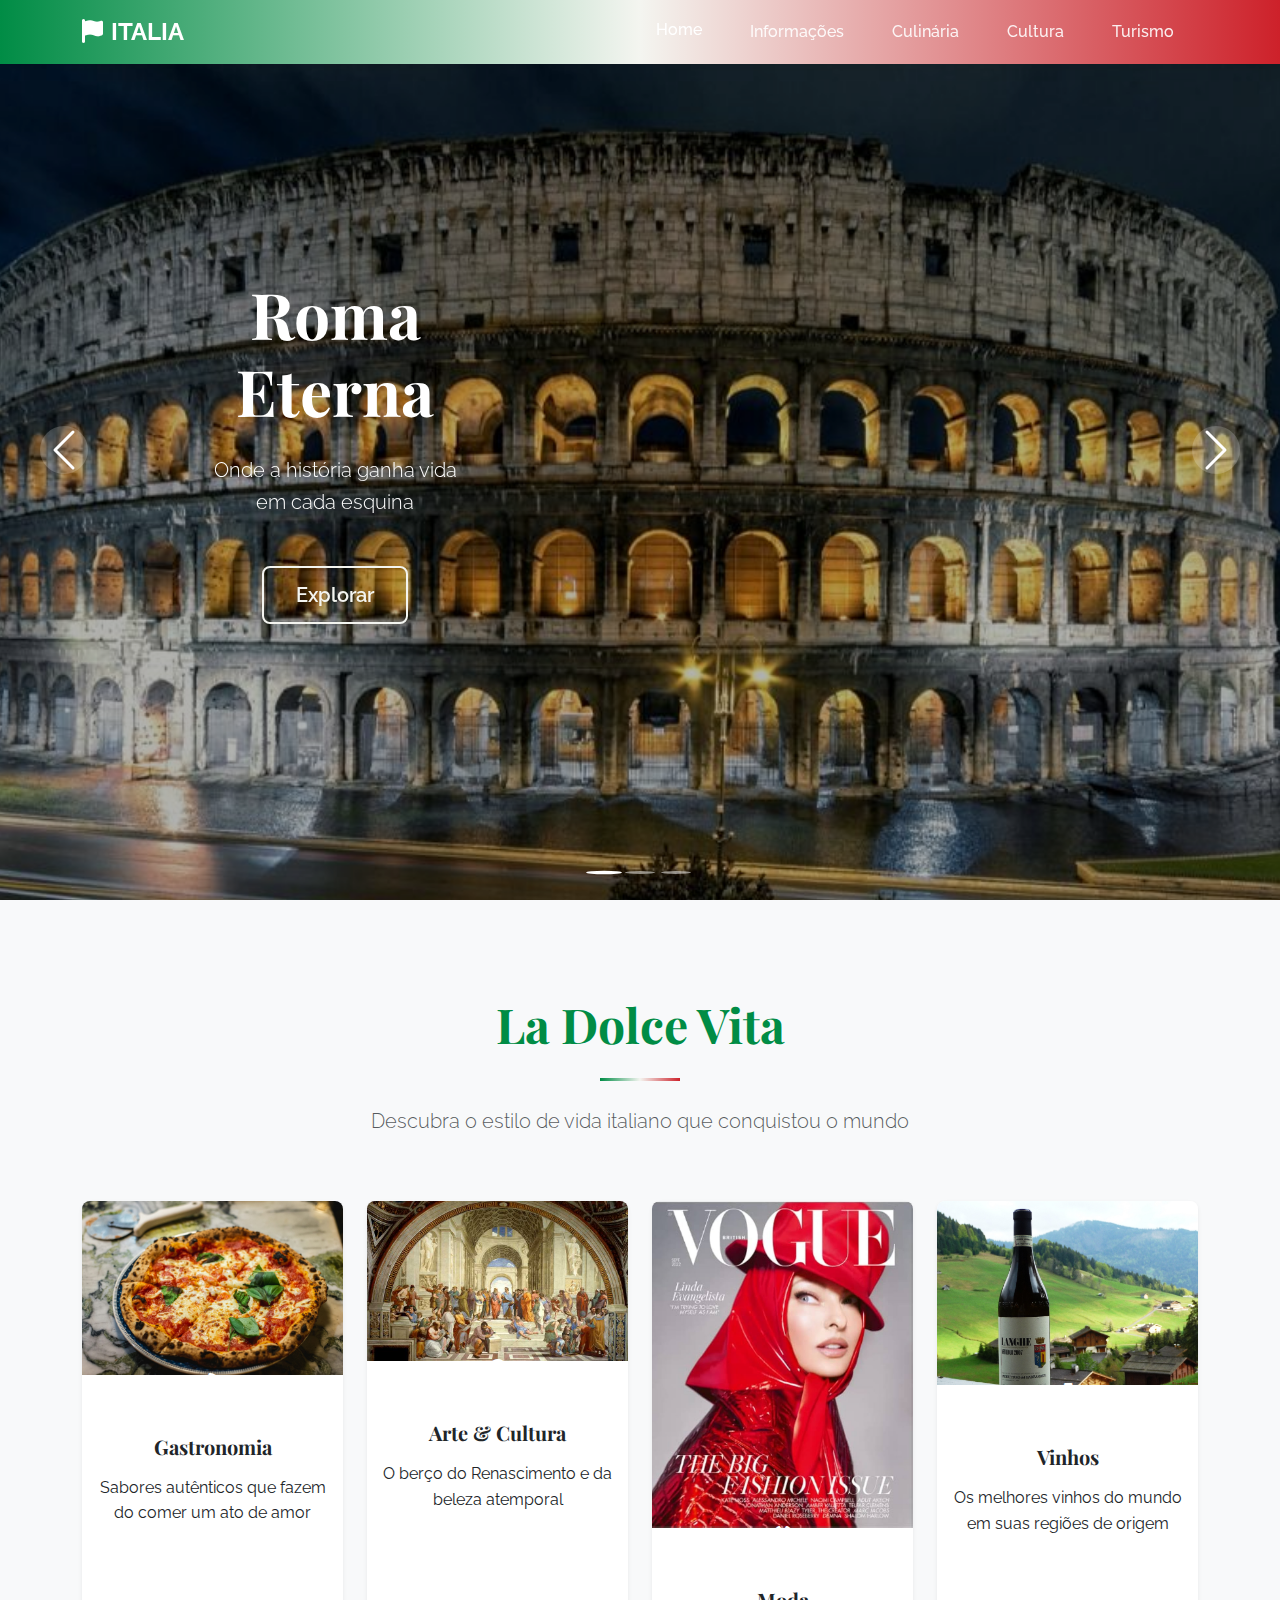
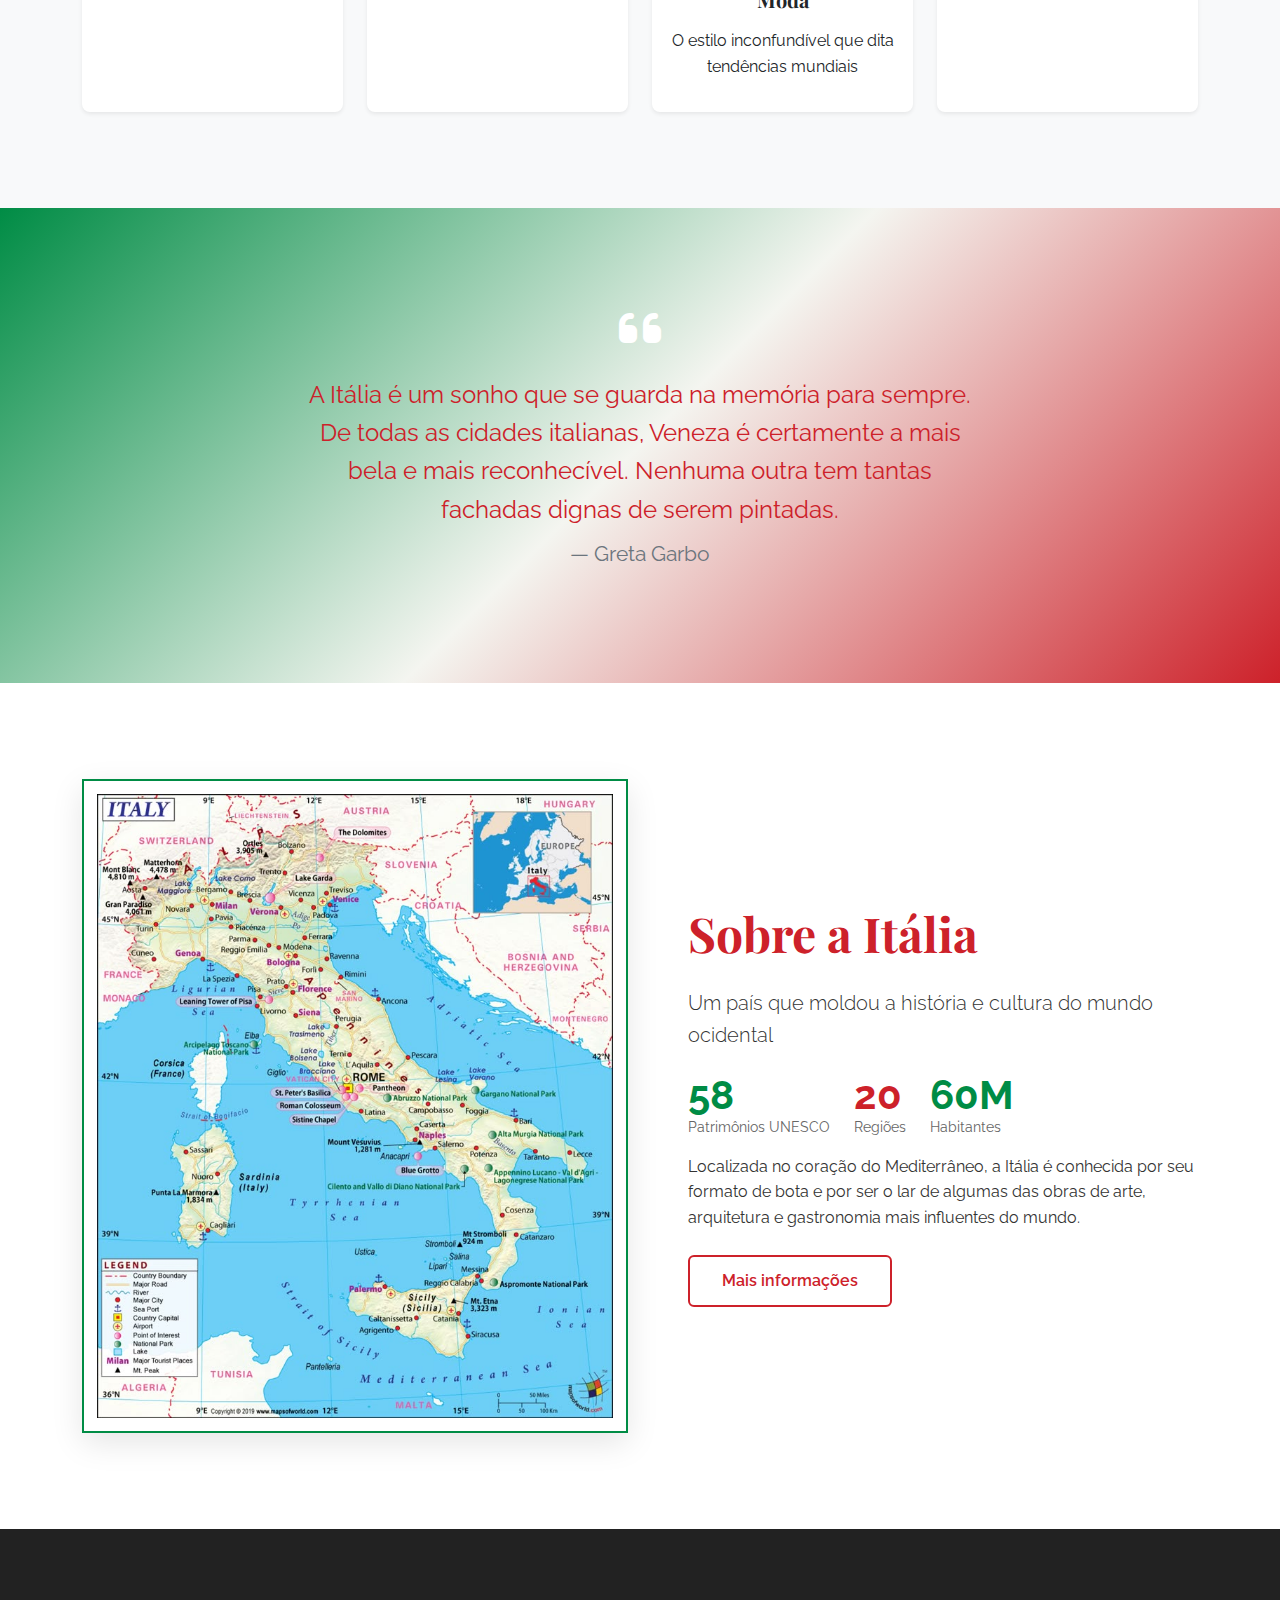
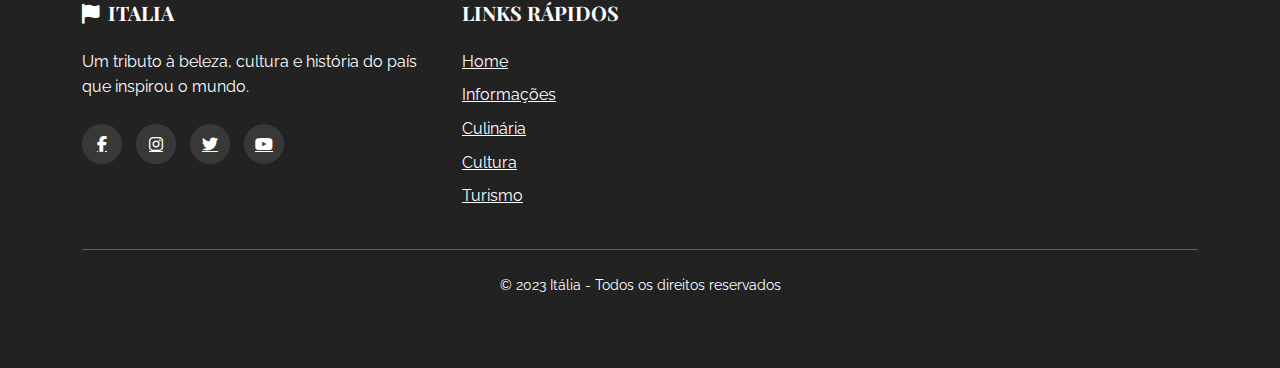
<file: index.html>
<!DOCTYPE html>
<html lang="pt-br">
<head>
    <meta charset="UTF-8">
    <meta name="viewport" content="width=device-width, initial-scale=1.0">
    <title>Itália | Paixão Mediterrânea</title>
    <link href="https://cdn.jsdelivr.net/npm/bootstrap@5.3.0/dist/css/bootstrap.min.css" rel="stylesheet">
    <link href="https://fonts.googleapis.com/css2?family=Playfair+Display:wght@400;700&family=Raleway:wght@300;400;600&display=swap" rel="stylesheet">
    <link rel="stylesheet" href="https://cdnjs.cloudflare.com/ajax/libs/font-awesome/6.4.0/css/all.min.css">
    <link rel="stylesheet" href="https://cdnjs.cloudflare.com/ajax/libs/animate.css/4.1.1/animate.min.css">
    <link rel="stylesheet" href="./css/style.css">
</head>
<body>
    <nav class="navbar navbar-expand-lg navbar-dark bg-italy fixed-top">
        <div class="container">
            <a class="navbar-brand" href="index.html">
                <i class="fas fa-flag me-2"></i>ITALIA
            </a>
            <button class="navbar-toggler" type="button" data-bs-toggle="collapse" data-bs-target="#navbarNav">
                <span class="navbar-toggler-icon"></span>
            </button>
            <div class="collapse navbar-collapse" id="navbarNav">
                <ul class="navbar-nav ms-auto">
                    <li class="nav-item">
                        <a class="nav-link active" href="index.html">Home</a>
                    </li>
                    <li class="nav-item">
                        <a class="nav-link" href="./pages/informacoes.html">Informações</a>
                    </li>
                    <li class="nav-item">
                        <a class="nav-link" href="./pages/culinaria.html">Culinária</a>
                    </li>
                    <li class="nav-item">
                        <a class="nav-link" href="./pages/cultura.html">Cultura</a>
                    </li>
                    <li class="nav-item">
                        <a class="nav-link" href="./pages/turismo.html">Turismo</a>
                    </li>
                </ul>
            </div>
        </div>
    </nav>

    <div id="italyCarousel" class="carousel slide carousel-fade" data-bs-ride="carousel">
        <div class="carousel-indicators">
            <button type="button" data-bs-target="#italyCarousel" data-bs-slide-to="0" class="active"></button>
            <button type="button" data-bs-target="#italyCarousel" data-bs-slide-to="1"></button>
            <button type="button" data-bs-target="#italyCarousel" data-bs-slide-to="2"></button>
        </div>
        <div class="carousel-inner">
            <div class="carousel-item active">
                <div class="carousel-image" style="background-image: url('img/coliseu.jpg');"></div>
                <div class="carousel-overlay"></div>
                <div class="container h-100 carousel-caption">
                    <div class="row h-100 align-items-center">
                        <div class="col-lg-8">
                            <h1 class="display-3 fw-bold mb-4 animate__animated animate__fadeInDown">Roma Eterna</h1>
                            <p class="lead mb-5 animate__animated animate__fadeInUp animate__delay-1s">Onde a história ganha vida em cada esquina</p>
                            <a href="./pages/turismo.html" class="btn btn-italy-outline2 btn-lg animate__animated animate__fadeInUp animate__delay-2s">Explorar</a>
                        </div>
                    </div>
                </div>
            </div>
            <div class="carousel-item">
                <div class="carousel-image" style="background-image: url('img/vinhedo.jpg');"></div>
                <div class="carousel-overlay"></div>
                <div class="container h-100 carousel-caption">
                    <div class="row h-100 align-items-center">
                        <div class="col-lg-8">
                            <h1 class="display-3 fw-bold mb-4">Vinhedos da Toscana</h1>
                            <p class="lead mb-5">Paisagens que inspiram poetas e artistas</p>
                            <a href="./pages/turismo.html" class="btn btn-italy-outline2 btn-lg">Descobrir</a>
                        </div>
                    </div>
                </div>
            </div>
            <div class="carousel-item">
                <div class="carousel-image" style="background-image: url('img/veneza.jpg');"></div>
                <div class="carousel-overlay"></div>
                <div class="container h-100 carousel-caption">
                    <div class="row h-100 align-items-center">
                        <div class="col-lg-8">
                            <h1 class="display-3 fw-bold mb-4">Veneza Romântica</h1>
                            <p class="lead mb-5">Onde os canais contam histórias de amor</p>
                            <a href="./pages/turismo.html" class="btn btn-italy-outline2 btn-lg">Viajar</a>
                        </div>
                    </div>
                </div>
            </div>
        </div>
        <button class="carousel-control-prev" type="button" data-bs-target="#italyCarousel" data-bs-slide="prev">
            <span class="carousel-control-prev-icon" aria-hidden="true"></span>
            <span class="visually-hidden">Anterior</span>
        </button>
        <button class="carousel-control-next" type="button" data-bs-target="#italyCarousel" data-bs-slide="next">
            <span class="carousel-control-next-icon" aria-hidden="true"></span>
            <span class="visually-hidden">Próximo</span>
        </button>
    </div>

    <section class="py-5 bg-italy-light">
        <div class="container py-5">
            <div class="row justify-content-center mb-5">
                <div class="col-lg-8 text-center">
                    <h2 class="display-5 fw-bold mb-3 text-italy-green">La Dolce Vita</h2>
                    <div class="divider mx-auto"></div>
                    <p class="lead text-muted">Descubra o estilo de vida italiano que conquistou o mundo</p>
                </div>
            </div>
            
            <div class="row g-4">
                <div class="col-md-6 col-lg-3">
                    <div class="card border-0 shadow-sm h-100 card-hover">
                        <div class="card-img-wrapper">
                            <img src="./img/pizza.jpg" class="card-img-top" alt="Pizza italiana">
                            <div class="card-img-overlay"></div>
                        </div>
                        <div class="card-body text-center">
                            <div class="icon-circle bg-italy-green mx-auto mb-4">
                                <i class="fas fa-pizza-slice text-white"></i>
                            </div>
                            <h5 class="card-title mb-3">Gastronomia</h5>
                            <p class="card-text">Sabores autênticos que fazem do comer um ato de amor</p>
                            <a href="./pages/culinaria.html" class="stretched-link"></a>
                        </div>
                    </div>
                </div>
                
                <div class="col-md-6 col-lg-3">
                    <div class="card border-0 shadow-sm h-100 card-hover">
                        <div class="card-img-wrapper">
                            <img src="./img/arte.jpg" class="card-img-top" alt="Arte italiana">
                            <div class="card-img-overlay"></div>
                        </div>
                        <div class="card-body text-center">
                            <div class="icon-circle bg-italy-red mx-auto mb-4">
                                <i class="fas fa-palette text-white"></i>
                            </div>
                            <h5 class="card-title mb-3">Arte & Cultura</h5>
                            <p class="card-text">O berço do Renascimento e da beleza atemporal</p>
                            <a href="./pages/cultura.html" class="stretched-link"></a>
                        </div>
                    </div>
                </div>
                
                <div class="col-md-6 col-lg-3">
                    <div class="card border-0 shadow-sm h-100 card-hover">
                        <div class="card-img-wrapper">
                            <img src="./img/moda.jpg" class="card-img-top" alt="Moda italiana">
                            <div class="card-img-overlay"></div>
                        </div>
                        <div class="card-body text-center">
                            <div class="icon-circle bg-italy-green mx-auto mb-4">
                                <i class="fas fa-tshirt text-white"></i>
                            </div>
                            <h5 class="card-title mb-3">Moda</h5>
                            <p class="card-text">O estilo inconfundível que dita tendências mundiais</p>
                            <a href="./pages/cultura.html" class="stretched-link"></a>
                        </div>
                    </div>
                </div>
                
                <div class="col-md-6 col-lg-3">
                    <div class="card border-0 shadow-sm h-100 card-hover">
                        <div class="card-img-wrapper">
                            <img src="./img/vinho.jpg" class="card-img-top" alt="Vinho italiano">
                            <div class="card-img-overlay"></div>
                        </div>
                        <div class="card-body text-center">
                            <div class="icon-circle bg-italy-red mx-auto mb-4">
                                <i class="fas fa-wine-glass-alt text-white"></i>
                            </div>
                            <h5 class="card-title mb-3">Vinhos</h5>
                            <p class="card-text">Os melhores vinhos do mundo em suas regiões de origem</p>
                            <a href="./pages/culinaria.html" class="stretched-link"></a>
                        </div>
                    </div>
                </div>
            </div>
        </div>
    </section>

    <section class="py-5 bg-italy-gradient">
        <div class="container py-5">
            <div class="row justify-content-center">
                <div class="col-lg-8 text-center text-white">
                    <i class="fas fa-quote-left fa-3x mb-4 opacity-20"></i>
                    <blockquote class="blockquote italy-quote">
                        <p class="mb-4 text-italy-red">A Itália é um sonho que se guarda na memória para sempre. De todas as cidades italianas, Veneza é certamente a mais bela e mais reconhecível. Nenhuma outra tem tantas fachadas dignas de serem pintadas.</p>
                        <footer class="blockquote-footer text-red">Greta Garbo</footer>
                    </blockquote>
                </div>
            </div>
        </div>
    </section>

    <section class="py-5 bg-white">
        <div class="container py-5">
            <div class="row align-items-center">
                <div class="col-lg-6 mb-5 mb-lg-0">
                    <div class="image-frame">
                        <img src="./img/mapa.jpg" alt="Mapa da Itália" class="img-fluid">
                        <div class="image-frame-border"></div>
                    </div>
                </div>
                <div class="col-lg-6 ps-lg-5">
                    <h2 class="display-5 fw-bold mb-4 text-italy-red">Sobre a Itália</h2>
                    <p class="lead mb-4">Um país que moldou a história e cultura do mundo ocidental</p>
                    <div class="d-flex mb-3">
                        <div class="me-4">
                            <div class="stat-number text-italy-green">58</div>
                            <div class="stat-label">Patrimônios UNESCO</div>
                        </div>
                        <div class="me-4">
                            <div class="stat-number text-italy-red">20</div>
                            <div class="stat-label">Regiões</div>
                        </div>
                        <div>
                            <div class="stat-number text-italy-green">60M</div>
                            <div class="stat-label">Habitantes</div>
                        </div>
                    </div>
                    <p class="mb-4">Localizada no coração do Mediterrâneo, a Itália é conhecida por seu formato de bota e por ser o lar de algumas das obras de arte, arquitetura e gastronomia mais influentes do mundo.</p>
                    <a href="./pages/informacoes.html" class="btn btn-italy-outline">Mais informações</a>
                </div>
            </div>
        </div>
    </section>

    <footer class="py-5 bg-italy-dark text-white">
        <div class="container py-4">
            <div class="row">
                <div class="col-lg-4 mb-4 mb-lg-0">
                    <h5 class="text-uppercase mb-4">
                        <i class="fas fa-flag me-2"></i>ITALIA
                    </h5>
                    <p>Um tributo à beleza, cultura e história do país que inspirou o mundo.</p>
                    <div class="social-links mt-4">
                        <a href="#" class="social-icon"><i class="fab fa-facebook-f"></i></a>
                        <a href="#" class="social-icon"><i class="fab fa-instagram"></i></a>
                        <a href="#" class="social-icon"><i class="fab fa-twitter"></i></a>
                        <a href="#" class="social-icon"><i class="fab fa-youtube"></i></a>
                    </div>
                </div>
                <div class="col-lg-4 mb-4 mb-lg-0">
                    <h5 class="text-uppercase mb-4">Links Rápidos</h5>
                    <ul class="list-unstyled">
                        <li class="mb-2"><a href="index.html" class="text-white">Home</a></li>
                        <li class="mb-2"><a href="./pages/informacoes.html" class="text-white">Informações</a></li>
                        <li class="mb-2"><a href="./pages/culinaria.html" class="text-white">Culinária</a></li>
                        <li class="mb-2"><a href="./pages/cultura.html" class="text-white">Cultura</a></li>
                        <li><a href="./pages/turismo.html" class="text-white">Turismo</a></li>
                    </ul>
                </div>
            </div>
            <hr class="my-4 bg-italy-light">
            <div class="text-center">
                <p class="mb-0 small">&copy; 2023 Itália - Todos os direitos reservados</p>
            </div>
        </div>
    </footer>

    <script src="https://cdn.jsdelivr.net/npm/bootstrap@5.3.0/dist/js/bootstrap.bundle.min.js"></script>

</body>
</html>
</file>
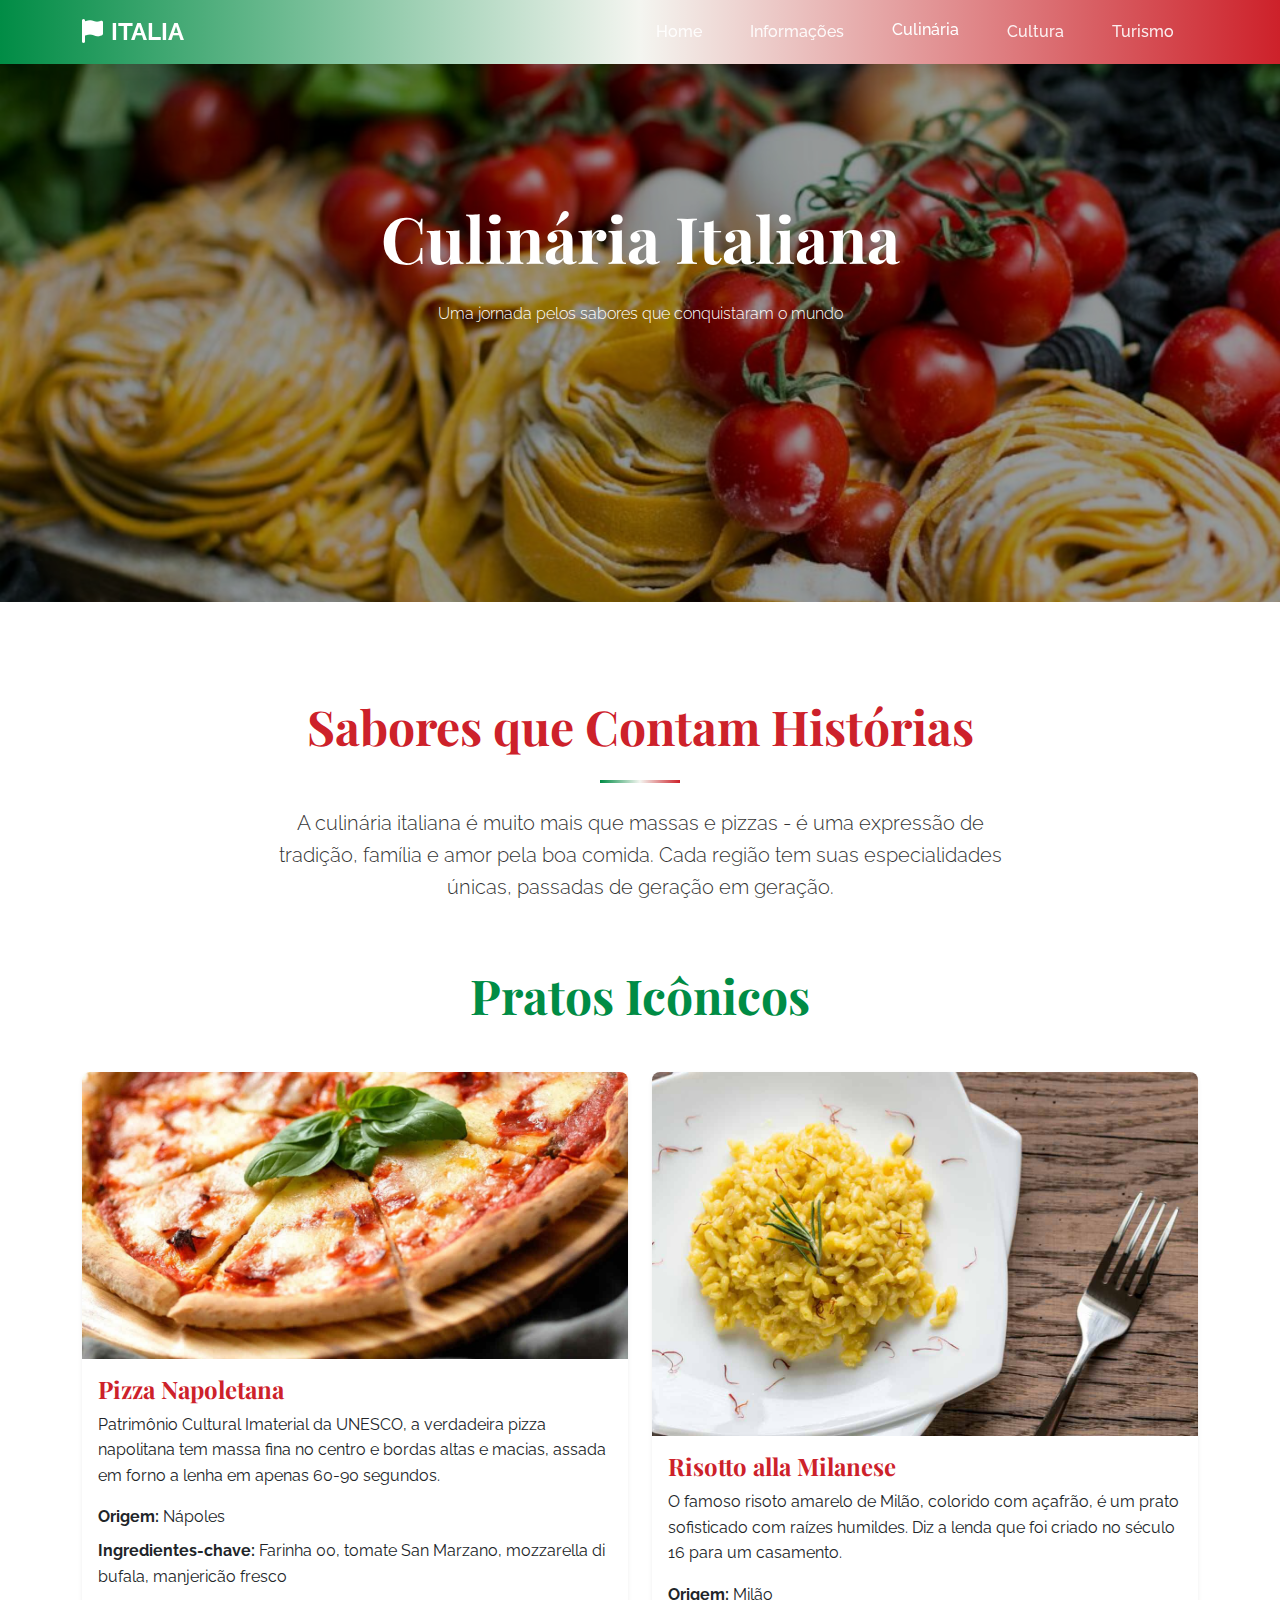
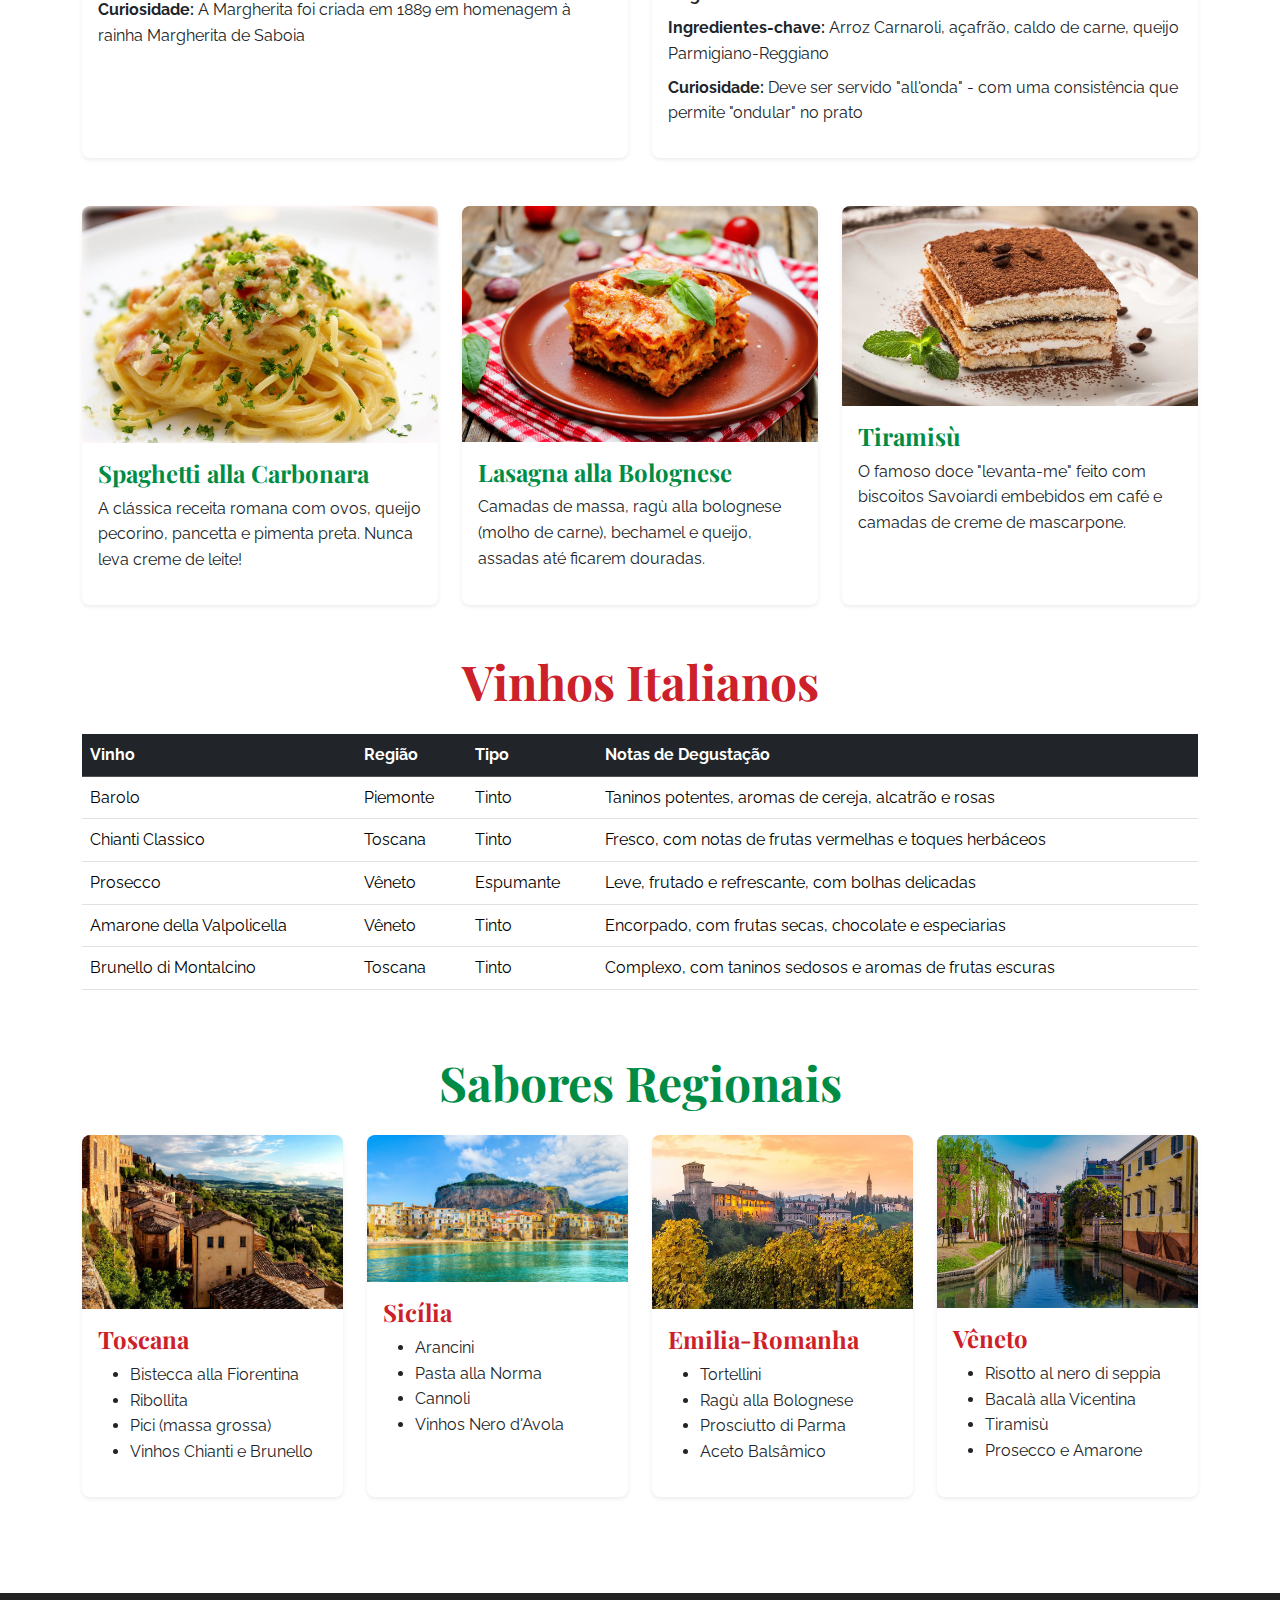
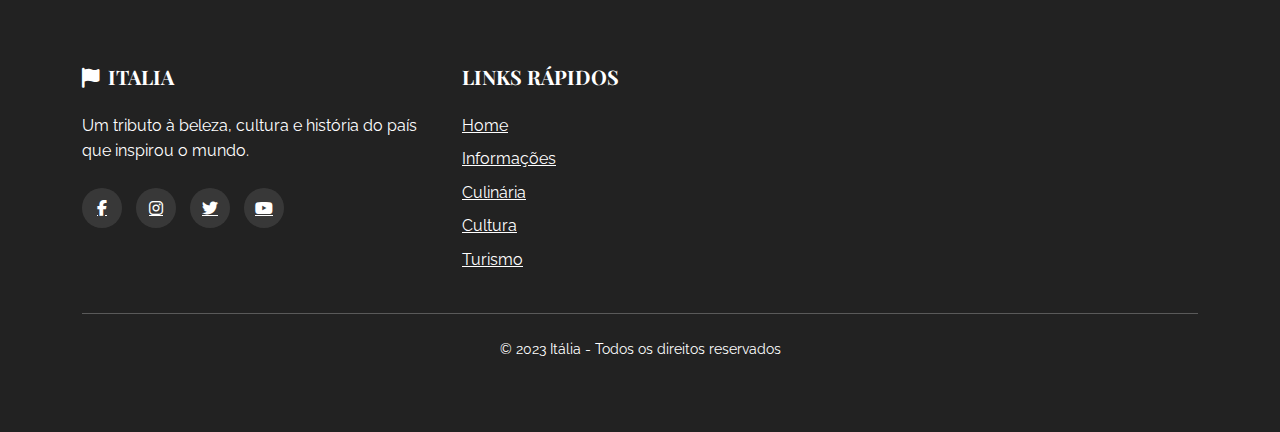
<file: pages/culinaria.html>
<!DOCTYPE html>
<html lang="pt-br">
<head>
    <meta charset="UTF-8">
    <meta name="viewport" content="width=device-width, initial-scale=1.0">
    <title>Culinária Italiana | Sabores Autênticos</title>
    <link href="https://cdn.jsdelivr.net/npm/bootstrap@5.3.0/dist/css/bootstrap.min.css" rel="stylesheet">
    <link href="https://fonts.googleapis.com/css2?family=Playfair+Display:wght@400;700&family=Raleway:wght@300;400;600&display=swap" rel="stylesheet">
    <link rel="stylesheet" href="https://cdnjs.cloudflare.com/ajax/libs/font-awesome/6.4.0/css/all.min.css">
    <link rel="stylesheet" href="../css/style.css">
</head>
<body>
    <nav class="navbar navbar-expand-lg navbar-dark bg-italy fixed-top">
        <div class="container">
            <a class="navbar-brand" href="../index.html">
                <i class="fas fa-flag me-2"></i>ITALIA
            </a>
            <button class="navbar-toggler" type="button" data-bs-toggle="collapse" data-bs-target="#navbarNav">
                <span class="navbar-toggler-icon"></span>
            </button>
            <div class="collapse navbar-collapse" id="navbarNav">
                <ul class="navbar-nav ms-auto">
                    <li class="nav-item">
                        <a class="nav-link" href="../index.html">Home</a>
                    </li>
                    <li class="nav-item">
                        <a class="nav-link" href="informacoes.html">Informações</a>
                    </li>
                    <li class="nav-item">
                        <a class="nav-link active" href="culinaria.html">Culinária</a>
                    </li>
                    <li class="nav-item">
                        <a class="nav-link" href="cultura.html">Cultura</a>
                    </li>
                    <li class="nav-item">
                        <a class="nav-link" href="turismo.html">Turismo</a>
                    </li>
                </ul>
            </div>
        </div>
    </nav>

    <header class="hero-section-culinaria">
        <div class="hero-overlay-culinaria"></div>
        <div class="container h-100">
            <div class="row h-100 align-items-center">
                <div class="col-lg-8 text-white mx-auto text-center">
                    <h1 class="display-3 fw-bold mb-4">Culinária Italiana</h1>
                    <p class="lead mb-5">Uma jornada pelos sabores que conquistaram o mundo</p>
                </div>
            </div>
        </div>
    </header>

    <main class="py-5 bg-white">
        <div class="container py-5">
            <section class="mb-5">
                <div class="row">
                    <div class="col-lg-8 mx-auto text-center">
                        <h2 class="display-5 fw-bold mb-4 text-italy-red">Sabores que Contam Histórias</h2>
                        <div class="divider mx-auto"></div>
                        <p class="lead">A culinária italiana é muito mais que massas e pizzas - é uma expressão de tradição, família e amor pela boa comida. Cada região tem suas especialidades únicas, passadas de geração em geração.</p>
                    </div>
                </div>
            </section>

            <section class="mb-5">
                <h2 class="display-5 fw-bold mb-5 text-center text-italy-green">Pratos Icônicos</h2>
                
                <div class="row g-4 mb-5">
                    <div class="col-md-6">
                        <div class="card border-0 shadow-sm h-100 card-hover">
                            <div class="card-img-wrapper">
                                <img src="../img/napoletana.jpg" class="card-img-top" alt="Pizza Napoletana">
                                <div class="card-img-overlay"></div>
                            </div>
                            <div class="card-body">
                                <h3 class="h4 fw-bold text-italy-red">Pizza Napoletana</h3>
                                <p>Patrimônio Cultural Imaterial da UNESCO, a verdadeira pizza napolitana tem massa fina no centro e bordas altas e macias, assada em forno a lenha em apenas 60-90 segundos.</p>
                                <ul class="list-unstyled">
                                    <li class="mb-2"><strong>Origem:</strong> Nápoles</li>
                                    <li class="mb-2"><strong>Ingredientes-chave:</strong> Farinha 00, tomate San Marzano, mozzarella di bufala, manjericão fresco</li>
                                    <li><strong>Curiosidade:</strong> A Margherita foi criada em 1889 em homenagem à rainha Margherita de Saboia</li>
                                </ul>
                            </div>
                        </div>
                    </div>
                    
                    <div class="col-md-6">
                        <div class="card border-0 shadow-sm h-100 card-hover">
                            <div class="card-img-wrapper">
                                <img src="../img/risoto.jpg" class="card-img-top" alt="Risoto">
                                <div class="card-img-overlay"></div>
                            </div>
                            <div class="card-body">
                                <h3 class="h4 fw-bold text-italy-red">Risotto alla Milanese</h3>
                                <p>O famoso risoto amarelo de Milão, colorido com açafrão, é um prato sofisticado com raízes humildes. Diz a lenda que foi criado no século 16 para um casamento.</p>
                                <ul class="list-unstyled">
                                    <li class="mb-2"><strong>Origem:</strong> Milão</li>
                                    <li class="mb-2"><strong>Ingredientes-chave:</strong> Arroz Carnaroli, açafrão, caldo de carne, queijo Parmigiano-Reggiano</li>
                                    <li><strong>Curiosidade:</strong> Deve ser servido "all'onda" - com uma consistência que permite "ondular" no prato</li>
                                </ul>
                            </div>
                        </div>
                    </div>
                </div>

                <div class="row g-4">
                    <div class="col-md-4">
                        <div class="card border-0 shadow-sm h-100 card-hover">
                            <div class="card-img-wrapper">
                                <img src="../img/carbonara.jpg" class="card-img-top" alt="Carbonara">
                                <div class="card-img-overlay"></div>
                            </div>
                            <div class="card-body">
                                <h4 class="fw-bold text-italy-green">Spaghetti alla Carbonara</h4>
                                <p>A clássica receita romana com ovos, queijo pecorino, pancetta e pimenta preta. Nunca leva creme de leite!</p>
                            </div>
                        </div>
                    </div>
                    
                    <div class="col-md-4">
                        <div class="card border-0 shadow-sm h-100 card-hover">
                            <div class="card-img-wrapper">
                                <img src="../img/lasanha.jpeg" class="card-img-top" alt="Lasanha">
                                <div class="card-img-overlay"></div>
                            </div>
                            <div class="card-body">
                                <h4 class="fw-bold text-italy-green">Lasagna alla Bolognese</h4>
                                <p>Camadas de massa, ragù alla bolognese (molho de carne), bechamel e queijo, assadas até ficarem douradas.</p>
                            </div>
                        </div>
                    </div>
                    
                    <div class="col-md-4">
                        <div class="card border-0 shadow-sm h-100 card-hover">
                            <div class="card-img-wrapper">
                                <img src="../img/tiramisu.jpg" class="card-img-top" alt="Tiramisu">
                                <div class="card-img-overlay"></div>
                            </div>
                            <div class="card-body">
                                <h4 class="fw-bold text-italy-green">Tiramisù</h4>
                                <p>O famoso doce "levanta-me" feito com biscoitos Savoiardi embebidos em café e camadas de creme de mascarpone.</p>
                            </div>
                        </div>
                    </div>
                </div>
            </section>

            <section class="mb-5">
                <h2 class="display-5 fw-bold mb-4 text-center text-italy-red">Vinhos Italianos</h2>
                
                <div class="table-responsive">
                    <table class="table table-hover">
                        <thead class="table-dark">
                            <tr>
                                <th>Vinho</th>
                                <th>Região</th>
                                <th>Tipo</th>
                                <th>Notas de Degustação</th>
                            </tr>
                        </thead>
                        <tbody>
                            <tr>
                                <td>Barolo</td>
                                <td>Piemonte</td>
                                <td>Tinto</td>
                                <td>Taninos potentes, aromas de cereja, alcatrão e rosas</td>
                            </tr>
                            <tr>
                                <td>Chianti Classico</td>
                                <td>Toscana</td>
                                <td>Tinto</td>
                                <td>Fresco, com notas de frutas vermelhas e toques herbáceos</td>
                            </tr>
                            <tr>
                                <td>Prosecco</td>
                                <td>Vêneto</td>
                                <td>Espumante</td>
                                <td>Leve, frutado e refrescante, com bolhas delicadas</td>
                            </tr>
                            <tr>
                                <td>Amarone della Valpolicella</td>
                                <td>Vêneto</td>
                                <td>Tinto</td>
                                <td>Encorpado, com frutas secas, chocolate e especiarias</td>
                            </tr>
                            <tr>
                                <td>Brunello di Montalcino</td>
                                <td>Toscana</td>
                                <td>Tinto</td>
                                <td>Complexo, com taninos sedosos e aromas de frutas escuras</td>
                            </tr>
                        </tbody>
                    </table>
                </div>
            </section>

            <section>
                <h2 class="display-5 fw-bold mb-4 text-center text-italy-green">Sabores Regionais</h2>
                
                <div class="row g-4">
                    <div class="col-md-6 col-lg-3">
                        <div class="card border-0 shadow-sm h-100 card-hover">
                            <div class="card-img-wrapper">
                                <img src="../img/Toscana.jpg" class="card-img-top" alt="Toscana">
                                <div class="card-img-overlay"></div>
                            </div>
                            <div class="card-body">
                                <h4 class="fw-bold text-italy-red">Toscana</h4>
                                <ul>
                                    <li>Bistecca alla Fiorentina</li>
                                    <li>Ribollita</li>
                                    <li>Pici (massa grossa)</li>
                                    <li>Vinhos Chianti e Brunello</li>
                                </ul>
                            </div>
                        </div>
                    </div>
                    
                    <div class="col-md-6 col-lg-3">
                        <div class="card border-0 shadow-sm h-100 card-hover">
                            <div class="card-img-wrapper">
                                <img src="../img/sicilia.jpg" class="card-img-top" alt="Sicília">
                                <div class="card-img-overlay"></div>
                            </div>
                            <div class="card-body">
                                <h4 class="fw-bold text-italy-red">Sicília</h4>
                                <ul>
                                    <li>Arancini</li>
                                    <li>Pasta alla Norma</li>
                                    <li>Cannoli</li>
                                    <li>Vinhos Nero d'Avola</li>
                                </ul>
                            </div>
                        </div>
                    </div>
                    
                    <div class="col-md-6 col-lg-3">
                        <div class="card border-0 shadow-sm h-100 card-hover">
                            <div class="card-img-wrapper">
                                <img src="../img/emilia.jpg" class="card-img-top" alt="Emilia-Romanha">
                                <div class="card-img-overlay"></div>
                            </div>
                            <div class="card-body">
                                <h4 class="fw-bold text-italy-red">Emilia-Romanha</h4>
                                <ul>
                                    <li>Tortellini</li>
                                    <li>Ragù alla Bolognese</li>
                                    <li>Prosciutto di Parma</li>
                                    <li>Aceto Balsâmico</li>
                                </ul>
                            </div>
                        </div>
                    </div>
                    
                    <div class="col-md-6 col-lg-3">
                        <div class="card border-0 shadow-sm h-100 card-hover">
                            <div class="card-img-wrapper">
                                <img src="../img/veneto.jpg" class="card-img-top" alt="Vêneto">
                                <div class="card-img-overlay"></div>
                            </div>
                            <div class="card-body">
                                <h4 class="fw-bold text-italy-red">Vêneto</h4>
                                <ul>
                                    <li>Risotto al nero di seppia</li>
                                    <li>Bacalà alla Vicentina</li>
                                    <li>Tiramisù</li>
                                    <li>Prosecco e Amarone</li>
                                </ul>
                            </div>
                        </div>
                    </div>
                </div>
            </section>
        </div>
    </main>

    <footer class="py-5 bg-italy-dark text-white">
        <div class="container py-4">
            <div class="row">
                <div class="col-lg-4 mb-4 mb-lg-0">
                    <h5 class="text-uppercase mb-4">
                        <i class="fas fa-flag me-2"></i>ITALIA
                    </h5>
                    <p>Um tributo à beleza, cultura e história do país que inspirou o mundo.</p>
                    <div class="social-links mt-4">
                        <a href="#" class="social-icon"><i class="fab fa-facebook-f"></i></a>
                        <a href="#" class="social-icon"><i class="fab fa-instagram"></i></a>
                        <a href="#" class="social-icon"><i class="fab fa-twitter"></i></a>
                        <a href="#" class="social-icon"><i class="fab fa-youtube"></i></a>
                    </div>
                </div>
                <div class="col-lg-4 mb-4 mb-lg-0">
                    <h5 class="text-uppercase mb-4">Links Rápidos</h5>
                    <ul class="list-unstyled">
                        <li class="mb-2"><a href="../index.html" class="text-white">Home</a></li>
                        <li class="mb-2"><a href="informacoes.html" class="text-white">Informações</a></li>
                        <li class="mb-2"><a href="culinaria.html" class="text-white">Culinária</a></li>
                        <li class="mb-2"><a href="cultura.html" class="text-white">Cultura</a></li>
                        <li><a href="turismo.html" class="text-white">Turismo</a></li>
                    </ul>
                </div>
            </div>
            <hr class="my-4 bg-italy-light">
            <div class="text-center">
                <p class="mb-0 small">&copy; 2023 Itália - Todos os direitos reservados</p>
            </div>
        </div>
    </footer>

    <script src="https://cdn.jsdelivr.net/npm/bootstrap@5.3.0/dist/js/bootstrap.bundle.min.js"></script>
</body>
</html>
</file>
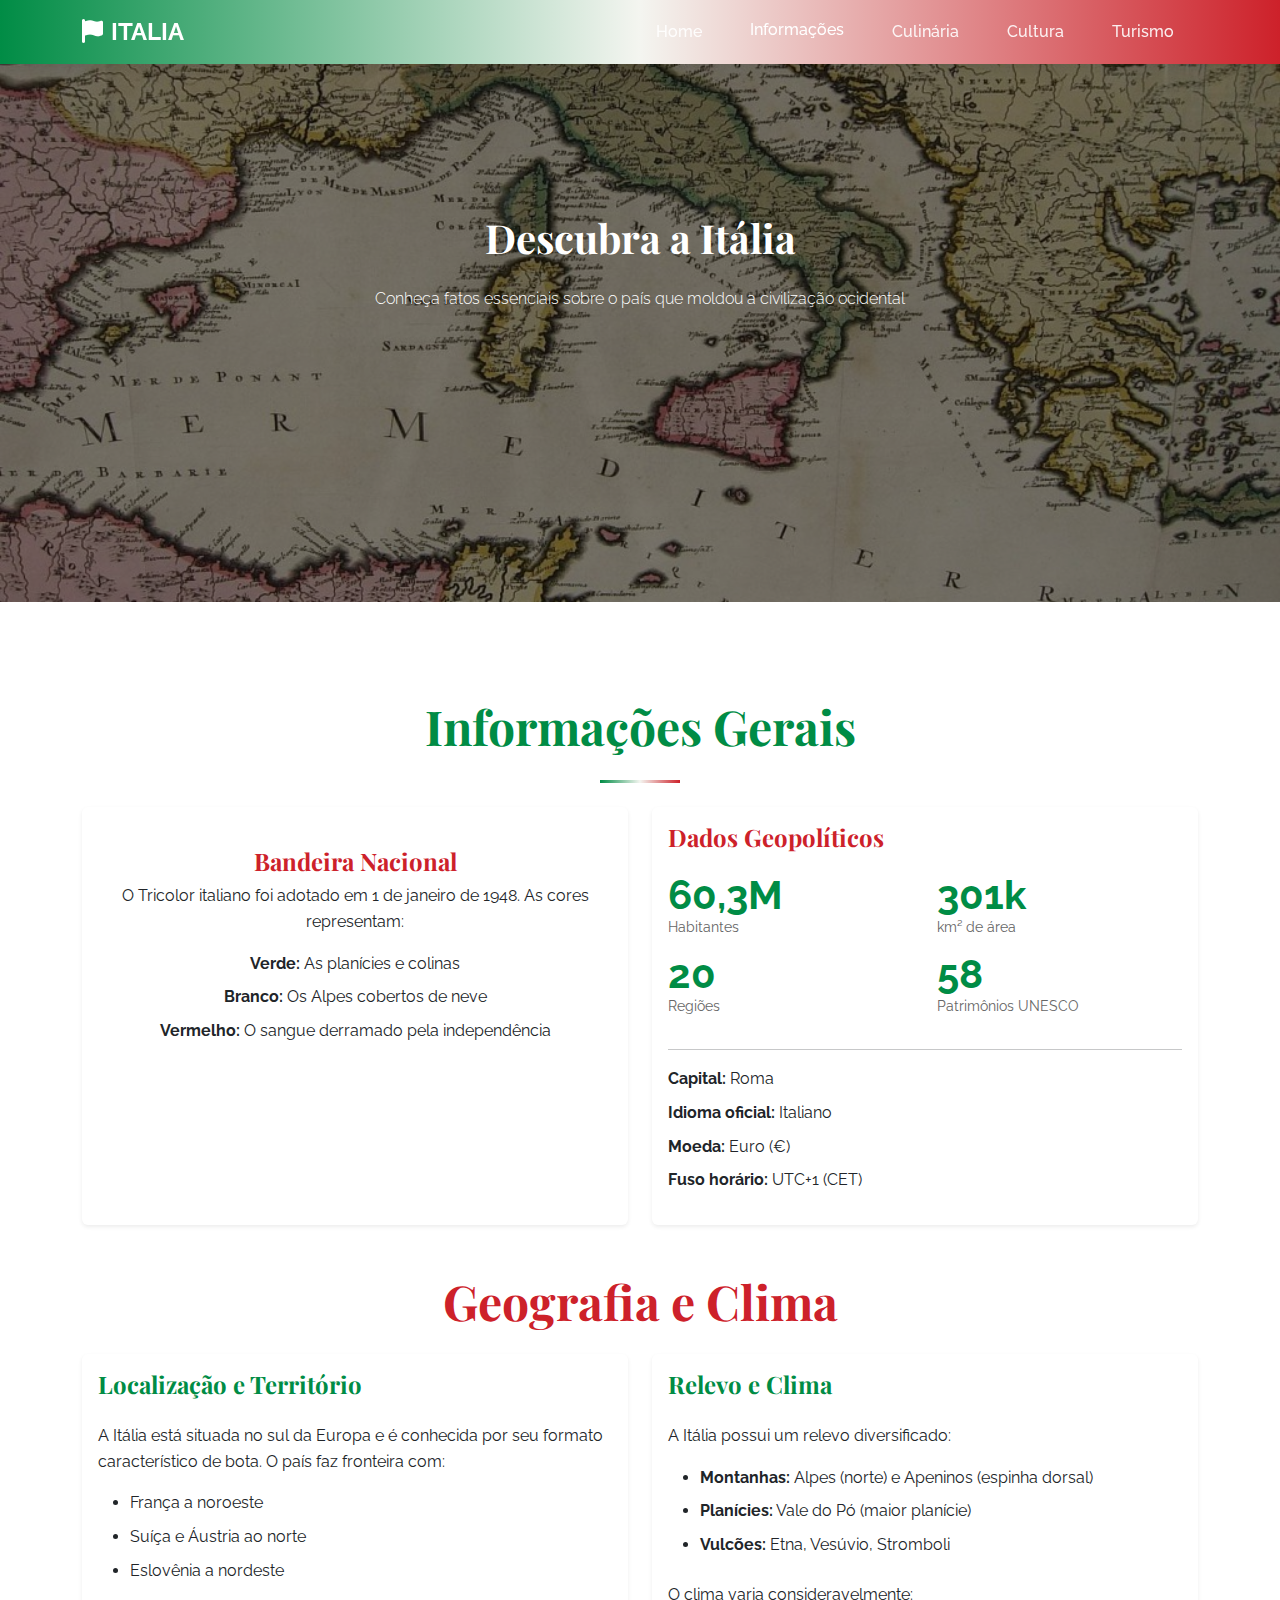
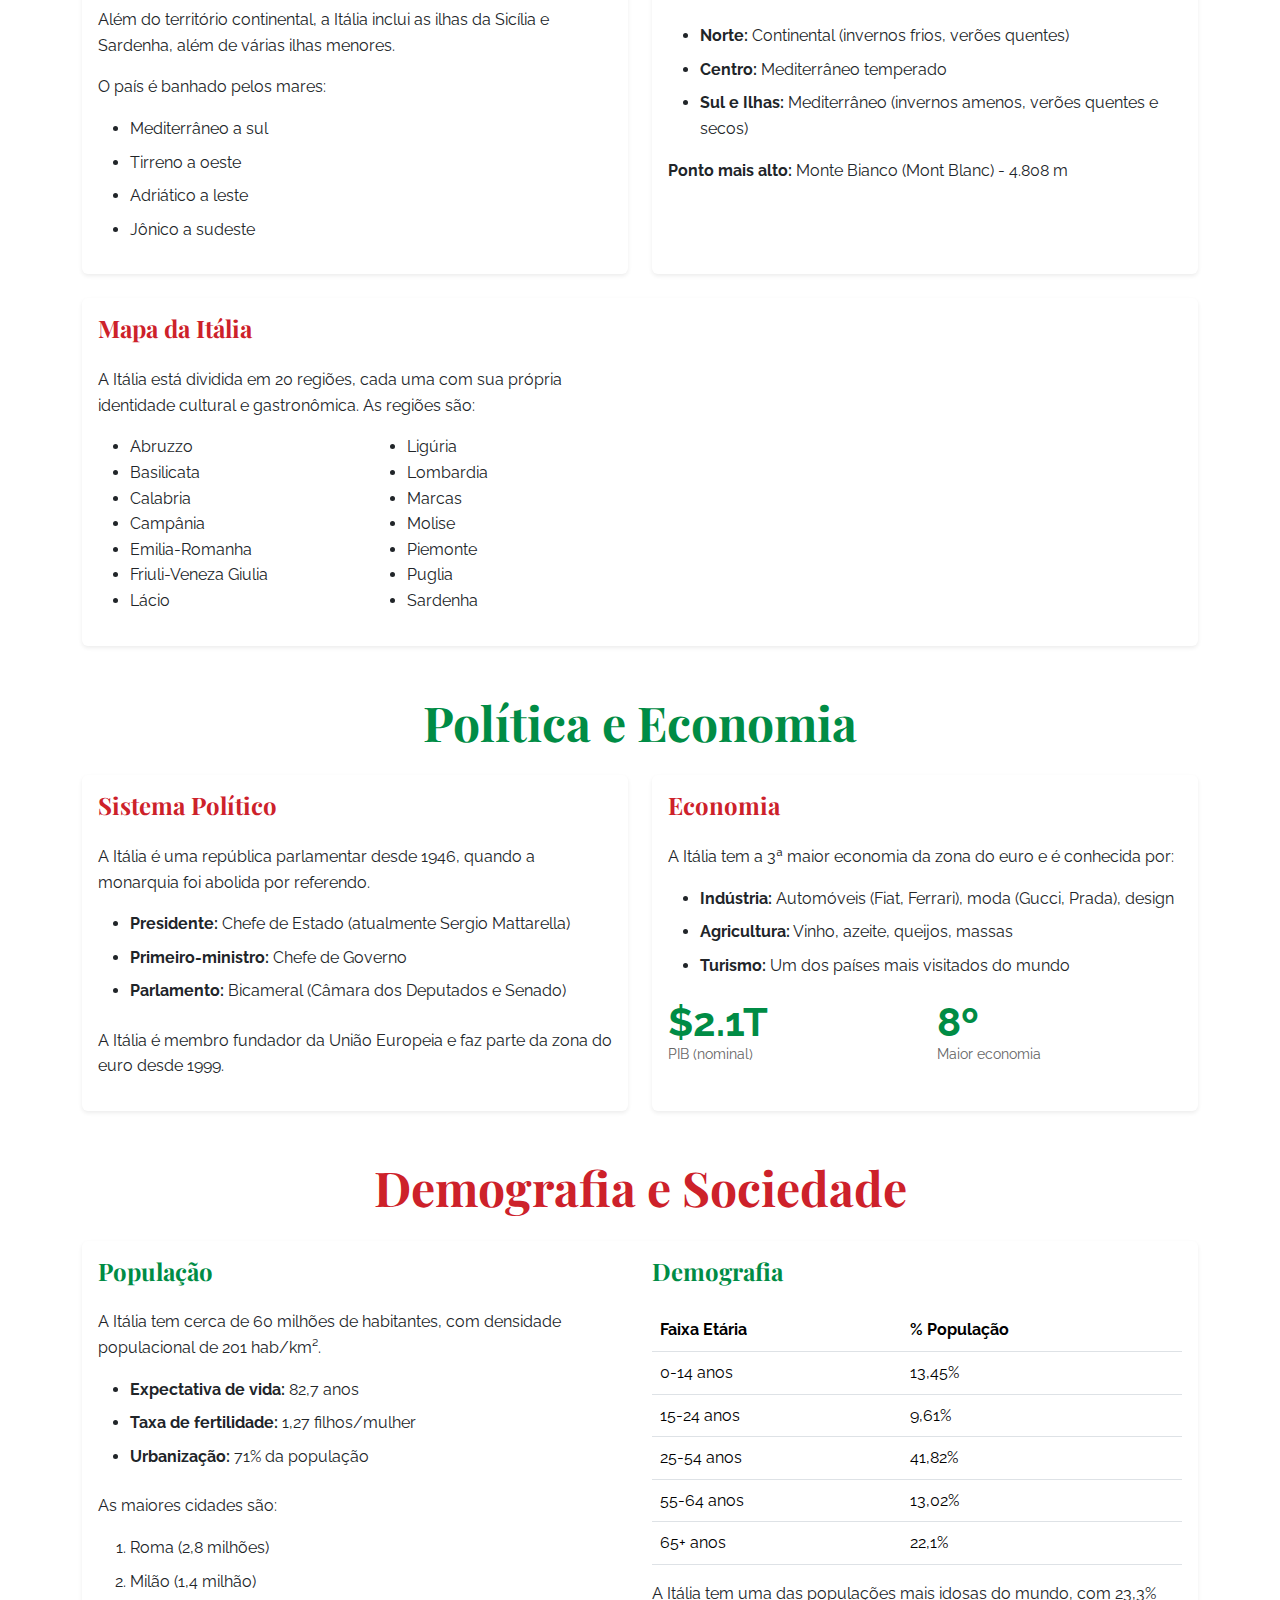
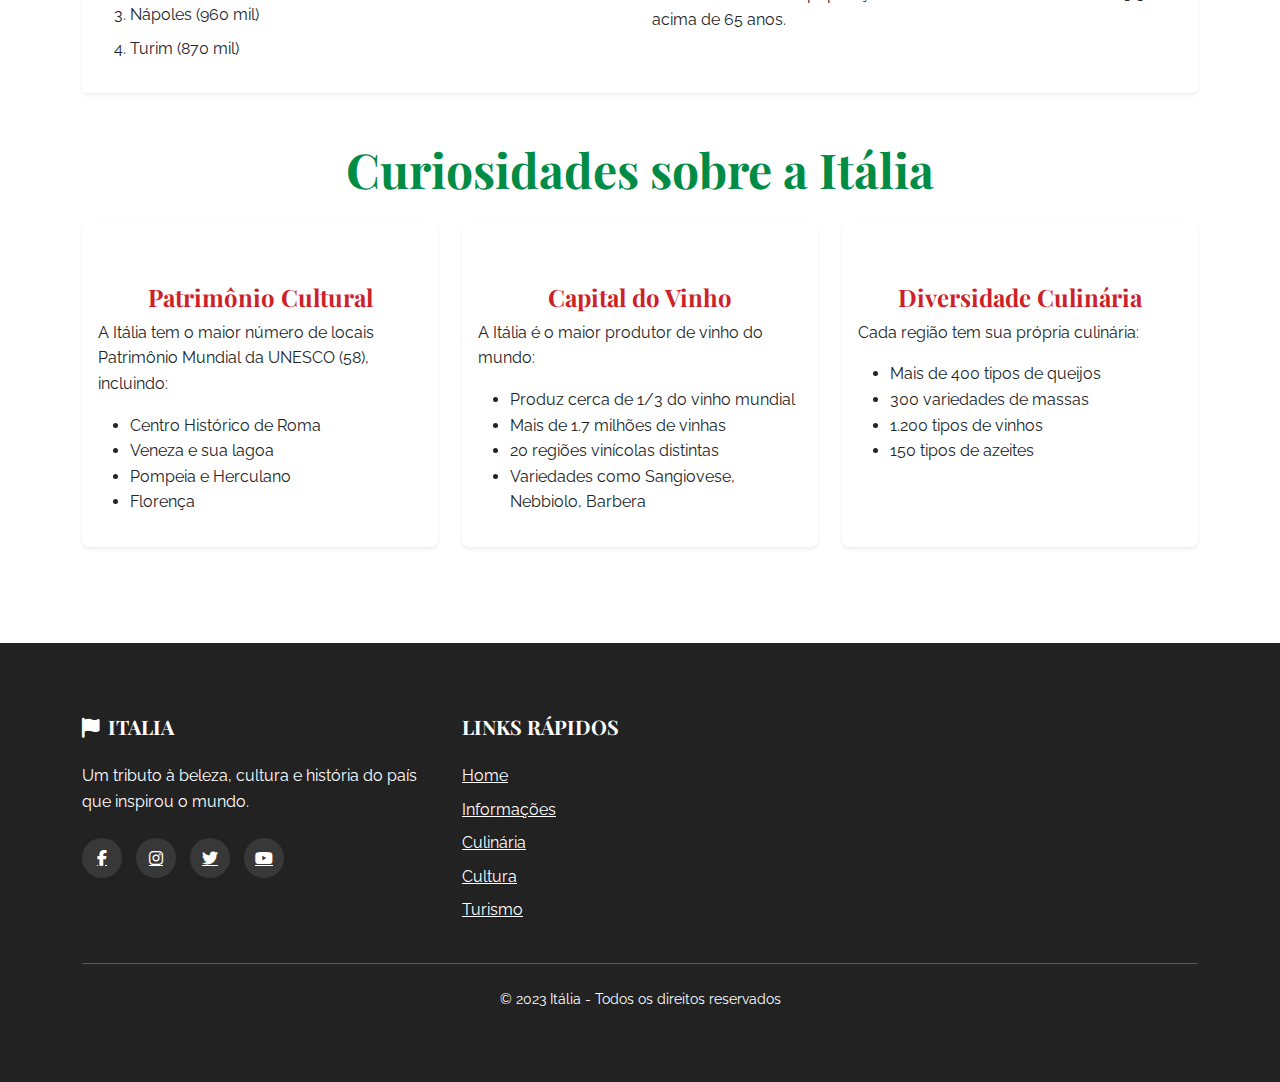
<file: pages/informacoes.html>
<!DOCTYPE html>
<html lang="pt-br">
<head>
    <meta charset="UTF-8">
    <meta name="viewport" content="width=device-width, initial-scale=1.0">
    <title>Informações sobre a Itália | Dados e Curiosidades</title>
    <link href="https://cdn.jsdelivr.net/npm/bootstrap@5.3.0/dist/css/bootstrap.min.css" rel="stylesheet">
    <link href="https://fonts.googleapis.com/css2?family=Playfair+Display:wght@400;700&family=Raleway:wght@300;400;600&display=swap" rel="stylesheet">
    <link rel="stylesheet" href="https://cdnjs.cloudflare.com/ajax/libs/font-awesome/6.4.0/css/all.min.css">
    <link rel="stylesheet" href="../css/style.css">
</head>
<body>
    <nav class="navbar navbar-expand-lg navbar-dark bg-italy fixed-top">
        <div class="container">
            <a class="navbar-brand" href="../index.html">
                <i class="fas fa-flag me-2"></i>ITALIA
            </a>
            <button class="navbar-toggler" type="button" data-bs-toggle="collapse" data-bs-target="#navbarNav">
                <span class="navbar-toggler-icon"></span>
            </button>
            <div class="collapse navbar-collapse" id="navbarNav">
                <ul class="navbar-nav ms-auto">
                    <li class="nav-item">
                        <a class="nav-link" href="../index.html">Home</a>
                    </li>
                    <li class="nav-item">
                        <a class="nav-link active" href="informacoes.html">Informações</a>
                    </li>
                    <li class="nav-item">
                        <a class="nav-link" href="culinaria.html">Culinária</a>
                    </li>
                    <li class="nav-item">
                        <a class="nav-link" href="cultura.html">Cultura</a>
                    </li>
                    <li class="nav-item">
                        <a class="nav-link" href="turismo.html">Turismo</a>
                    </li>
                </ul>
            </div>
        </div>
    </nav>

    <header class="hero-section-info">
        <div class="hero-overlay-info"></div>
        <div class="container h-100">
            <div class="row h-100 align-items-center">
                <div class="col-lg-8 text-white mx-auto text-center">
                    <h2 class="display-4 fw-bold mb-4">Descubra a Itália</h2>
                    <p class="lead mb-5">Conheça fatos essenciais sobre o país que moldou a civilização ocidental</p>
                </div>
            </div>
        </div>
    </header>

    <main class="py-5 bg-white">
        <div class="container py-5">
            <section class="mb-5">
                <div class="row">
                    <div class="col-lg-8 mx-auto text-center">
                        <h2 class="display-5 fw-bold mb-4 text-italy-green">Informações Gerais</h2>
                        <div class="divider mx-auto"></div>
                    </div>
                </div>
                
                <div class="row g-4">
                    <div class="col-md-6">
                        <div class="card border-0 shadow-sm h-100">
                            <div class="card-body text-center">
                                <div class="italy-flag-large mx-auto mb-4"></div>
                                <h3 class="h4 fw-bold text-italy-red">Bandeira Nacional</h3>
                                <p>O Tricolor italiano foi adotado em 1 de janeiro de 1948. As cores representam:</p>
                                <ul class="list-unstyled">
                                    <li class="mb-2"><span class="flag-color green"></span> <strong>Verde:</strong> As planícies e colinas</li>
                                    <li class="mb-2"><span class="flag-color white"></span> <strong>Branco:</strong> Os Alpes cobertos de neve</li>
                                    <li><span class="flag-color red"></span> <strong>Vermelho:</strong> O sangue derramado pela independência</li>
                                </ul>
                            </div>
                        </div>
                    </div>

                    <div class="col-md-6">
                        <div class="card border-0 shadow-sm h-100">
                            <div class="card-body">
                                <h3 class="h4 fw-bold text-italy-red mb-4">Dados Geopolíticos</h3>
                                <div class="row">
                                    <div class="col-6 mb-3">
                                        <div class="stat-number text-italy-green">60,3M</div>
                                        <div class="stat-label">Habitantes</div>
                                    </div>
                                    <div class="col-6 mb-3">
                                        <div class="stat-number text-italy-green">301k</div>
                                        <div class="stat-label">km² de área</div>
                                    </div>
                                    <div class="col-6 mb-3">
                                        <div class="stat-number text-italy-green">20</div>
                                        <div class="stat-label">Regiões</div>
                                    </div>
                                    <div class="col-6 mb-3">
                                        <div class="stat-number text-italy-green">58</div>
                                        <div class="stat-label">Patrimônios UNESCO</div>
                                    </div>
                                </div>
                                <hr>
                                <ul class="list-unstyled">
                                    <li class="mb-2"><strong>Capital:</strong> Roma</li>
                                    <li class="mb-2"><strong>Idioma oficial:</strong> Italiano</li>
                                    <li class="mb-2"><strong>Moeda:</strong> Euro (€)</li>
                                    <li><strong>Fuso horário:</strong> UTC+1 (CET)</li>
                                </ul>
                            </div>
                        </div>
                    </div>
                </div>
            </section>

            <section class="mb-5">
                <h2 class="display-5 fw-bold mb-4 text-center text-italy-red">Geografia e Clima</h2>
                
                <div class="row g-4 mb-4">
                    <div class="col-lg-6">
                        <div class="card border-0 shadow-sm h-100">
                            <div class="card-body">
                                <h3 class="h4 fw-bold text-italy-green mb-4">Localização e Território</h3>
                                <p>A Itália está situada no sul da Europa e é conhecida por seu formato característico de bota. O país faz fronteira com:</p>
                                <ul class="mb-4">
                                    <li class="mb-2">França a noroeste</li>
                                    <li class="mb-2">Suíça e Áustria ao norte</li>
                                    <li class="mb-2">Eslovênia a nordeste</li>
                                </ul>
                                <p>Além do território continental, a Itália inclui as ilhas da Sicília e Sardenha, além de várias ilhas menores.</p>
                                <p>O país é banhado pelos mares:</p>
                                <ul>
                                    <li class="mb-2">Mediterrâneo a sul</li>
                                    <li class="mb-2">Tirreno a oeste</li>
                                    <li class="mb-2">Adriático a leste</li>
                                    <li class="mb-2">Jônico a sudeste</li>
                                </ul>
                            </div>
                        </div>
                    </div>
                    
                    <div class="col-lg-6">
                        <div class="card border-0 shadow-sm h-100">
                            <div class="card-body">
                                <h3 class="h4 fw-bold text-italy-green mb-4">Relevo e Clima</h3>
                                <p>A Itália possui um relevo diversificado:</p>
                                <ul class="mb-4">
                                    <li class="mb-2"><strong>Montanhas:</strong> Alpes (norte) e Apeninos (espinha dorsal)</li>
                                    <li class="mb-2"><strong>Planícies:</strong> Vale do Pó (maior planície)</li>
                                    <li class="mb-2"><strong>Vulcões:</strong> Etna, Vesúvio, Stromboli</li>
                                </ul>
                                <p>O clima varia consideravelmente:</p>
                                <ul>
                                    <li class="mb-2"><strong>Norte:</strong> Continental (invernos frios, verões quentes)</li>
                                    <li class="mb-2"><strong>Centro:</strong> Mediterrâneo temperado</li>
                                    <li class="mb-2"><strong>Sul e Ilhas:</strong> Mediterrâneo (invernos amenos, verões quentes e secos)</li>
                                </ul>
                                <p class="mt-3"><strong>Ponto mais alto:</strong> Monte Bianco (Mont Blanc) - 4.808 m</p>
                            </div>
                        </div>
                    </div>
                </div>
                
                <div class="card border-0 shadow-sm mb-4">
                    <div class="card-body">
                        <div class="row align-items-center">
                            <div class="col-md-6">
                                <h3 class="h4 fw-bold text-italy-red mb-4">Mapa da Itália</h3>
                                <p>A Itália está dividida em 20 regiões, cada uma com sua própria identidade cultural e gastronômica. As regiões são:</p>
                                <div class="row">
                                    <div class="col-6">
                                        <ul>
                                            <li>Abruzzo</li>
                                            <li>Basilicata</li>
                                            <li>Calabria</li>
                                            <li>Campânia</li>
                                            <li>Emilia-Romanha</li>
                                            <li>Friuli-Veneza Giulia</li>
                                            <li>Lácio</li>
                                        </ul>
                                    </div>
                                    <div class="col-6">
                                        <ul>
                                            <li>Ligúria</li>
                                            <li>Lombardia</li>
                                            <li>Marcas</li>
                                            <li>Molise</li>
                                            <li>Piemonte</li>
                                            <li>Puglia</li>
                                            <li>Sardenha</li>
                                        </ul>
                                    </div>
                                </div>
                            </div>
                            <div class="col-md-6">
                                <div class="ratio ratio-16x9">
                                    <iframe src="https://www.google.com/maps/embed?pb=!1m18!1m12!1m3!1d2806841.863302758!2d9.347509949999999!3d41.29246005!2m3!1f0!2f0!3f0!3m2!1i1024!2i768!4f13.1!3m3!1m2!1s0x12d4fe82448dd203%3A0xe22cf55c24635e6f!2zSXRhbGlh!5e0!3m2!1spt-BR!2sbr!4v1689877656782!5m2!1spt-BR!2sbr" style="border:0;" allowfullscreen="" loading="lazy"></iframe>
                                </div>
                            </div>
                        </div>
                    </div>
                </div>
            </section>

            <section class="mb-5">
                <h2 class="display-5 fw-bold mb-4 text-center text-italy-green">Política e Economia</h2>
                
                <div class="row g-4 mb-4">
                    <div class="col-md-6">
                        <div class="card border-0 shadow-sm h-100">
                            <div class="card-body">
                                <h3 class="h4 fw-bold text-italy-red mb-4">Sistema Político</h3>
                                <p>A Itália é uma república parlamentar desde 1946, quando a monarquia foi abolida por referendo.</p>
                                <ul class="mb-4">
                                    <li class="mb-2"><strong>Presidente:</strong> Chefe de Estado (atualmente Sergio Mattarella)</li>
                                    <li class="mb-2"><strong>Primeiro-ministro:</strong> Chefe de Governo</li>
                                    <li class="mb-2"><strong>Parlamento:</strong> Bicameral (Câmara dos Deputados e Senado)</li>
                                </ul>
                                <p>A Itália é membro fundador da União Europeia e faz parte da zona do euro desde 1999.</p>
                            </div>
                        </div>
                    </div>
                    
                    <div class="col-md-6">
                        <div class="card border-0 shadow-sm h-100">
                            <div class="card-body">
                                <h3 class="h4 fw-bold text-italy-red mb-4">Economia</h3>
                                <p>A Itália tem a 3ª maior economia da zona do euro e é conhecida por:</p>
                                <ul class="mb-4">
                                    <li class="mb-2"><strong>Indústria:</strong> Automóveis (Fiat, Ferrari), moda (Gucci, Prada), design</li>
                                    <li class="mb-2"><strong>Agricultura:</strong> Vinho, azeite, queijos, massas</li>
                                    <li class="mb-2"><strong>Turismo:</strong> Um dos países mais visitados do mundo</li>
                                </ul>
                                <div class="row">
                                    <div class="col-6">
                                        <div class="stat-number text-italy-green">$2.1T</div>
                                        <div class="stat-label">PIB (nominal)</div>
                                    </div>
                                    <div class="col-6">
                                        <div class="stat-number text-italy-green">8º</div>
                                        <div class="stat-label">Maior economia</div>
                                    </div>
                                </div>
                            </div>
                        </div>
                    </div>
                </div>
            </section>

            <section class="mb-5">
                <h2 class="display-5 fw-bold mb-4 text-center text-italy-red">Demografia e Sociedade</h2>
                
                <div class="card border-0 shadow-sm mb-4">
                    <div class="card-body">
                        <div class="row">
                            <div class="col-md-6">
                                <h3 class="h4 fw-bold text-italy-green mb-4">População</h3>
                                <p>A Itália tem cerca de 60 milhões de habitantes, com densidade populacional de 201 hab/km².</p>
                                <ul class="mb-4">
                                    <li class="mb-2"><strong>Expectativa de vida:</strong> 82,7 anos</li>
                                    <li class="mb-2"><strong>Taxa de fertilidade:</strong> 1,27 filhos/mulher</li>
                                    <li class="mb-2"><strong>Urbanização:</strong> 71% da população</li>
                                </ul>
                                <p>As maiores cidades são:</p>
                                <ol>
                                    <li class="mb-2">Roma (2,8 milhões)</li>
                                    <li class="mb-2">Milão (1,4 milhão)</li>
                                    <li class="mb-2">Nápoles (960 mil)</li>
                                    <li class="mb-2">Turim (870 mil)</li>
                                </ol>
                            </div>
                            <div class="col-md-6">
                                <h3 class="h4 fw-bold text-italy-green mb-4">Demografia</h3>
                                <div class="table-responsive">
                                    <table class="table">
                                        <thead>
                                            <tr>
                                                <th>Faixa Etária</th>
                                                <th>% População</th>
                                            </tr>
                                        </thead>
                                        <tbody>
                                            <tr>
                                                <td>0-14 anos</td>
                                                <td>13,45%</td>
                                            </tr>
                                            <tr>
                                                <td>15-24 anos</td>
                                                <td>9,61%</td>
                                            </tr>
                                            <tr>
                                                <td>25-54 anos</td>
                                                <td>41,82%</td>
                                            </tr>
                                            <tr>
                                                <td>55-64 anos</td>
                                                <td>13,02%</td>
                                            </tr>
                                            <tr>
                                                <td>65+ anos</td>
                                                <td>22,1%</td>
                                            </tr>
                                        </tbody>
                                    </table>
                                </div>
                                <p>A Itália tem uma das populações mais idosas do mundo, com 23,3% acima de 65 anos.</p>
                            </div>
                        </div>
                    </div>
                </div>
            </section>

            <section>
                <h2 class="display-5 fw-bold mb-4 text-center text-italy-green">Curiosidades sobre a Itália</h2>
                
                <div class="row g-4">
                    <div class="col-md-4">
                        <div class="card border-0 shadow-sm h-100 card-hover">
                            <div class="card-body">
                                <div class="icon-circle bg-italy-red mx-auto mb-4">
                                    <i class="fas fa-landmark text-white"></i>
                                </div>
                                <h4 class="fw-bold text-center text-italy-red">Patrimônio Cultural</h4>
                                <p>A Itália tem o maior número de locais Patrimônio Mundial da UNESCO (58), incluindo:</p>
                                <ul>
                                    <li>Centro Histórico de Roma</li>
                                    <li>Veneza e sua lagoa</li>
                                    <li>Pompeia e Herculano</li>
                                    <li>Florença</li>
                                </ul>
                            </div>
                        </div>
                    </div>
                    
                    <div class="col-md-4">
                        <div class="card border-0 shadow-sm h-100 card-hover">
                            <div class="card-body">
                                <div class="icon-circle bg-italy-green mx-auto mb-4">
                                    <i class="fas fa-wine-glass-alt text-white"></i>
                                </div>
                                <h4 class="fw-bold text-center text-italy-red">Capital do Vinho</h4>
                                <p>A Itália é o maior produtor de vinho do mundo:</p>
                                <ul>
                                    <li>Produz cerca de 1/3 do vinho mundial</li>
                                    <li>Mais de 1.7 milhões de vinhas</li>
                                    <li>20 regiões vinícolas distintas</li>
                                    <li>Variedades como Sangiovese, Nebbiolo, Barbera</li>
                                </ul>
                            </div>
                        </div>
                    </div>
                    
                    <div class="col-md-4">
                        <div class="card border-0 shadow-sm h-100 card-hover">
                            <div class="card-body">
                                <div class="icon-circle bg-italy-red mx-auto mb-4">
                                    <i class="fas fa-utensils text-white"></i>
                                </div>
                                <h4 class="fw-bold text-center text-italy-red">Diversidade Culinária</h4>
                                <p>Cada região tem sua própria culinária:</p>
                                <ul>
                                    <li>Mais de 400 tipos de queijos</li>
                                    <li>300 variedades de massas</li>
                                    <li>1.200 tipos de vinhos</li>
                                    <li>150 tipos de azeites</li>
                                </ul>
                            </div>
                        </div>
                    </div>
                </div>
            </section>
        </div>
    </main>

    <footer class="py-5 bg-italy-dark text-white">
        <div class="container py-4">
            <div class="row">
                <div class="col-lg-4 mb-4 mb-lg-0">
                    <h5 class="text-uppercase mb-4">
                        <i class="fas fa-flag me-2"></i>ITALIA
                    </h5>
                    <p>Um tributo à beleza, cultura e história do país que inspirou o mundo.</p>
                    <div class="social-links mt-4">
                        <a href="#" class="social-icon"><i class="fab fa-facebook-f"></i></a>
                        <a href="#" class="social-icon"><i class="fab fa-instagram"></i></a>
                        <a href="#" class="social-icon"><i class="fab fa-twitter"></i></a>
                        <a href="#" class="social-icon"><i class="fab fa-youtube"></i></a>
                    </div>
                </div>
                <div class="col-lg-4 mb-4 mb-lg-0">
                    <h5 class="text-uppercase mb-4">Links Rápidos</h5>
                    <ul class="list-unstyled">
                        <li class="mb-2"><a href="../index.html" class="text-white">Home</a></li>
                        <li class="mb-2"><a href="informacoes.html" class="text-white">Informações</a></li>
                        <li class="mb-2"><a href="culinaria.html" class="text-white">Culinária</a></li>
                        <li class="mb-2"><a href="cultura.html" class="text-white">Cultura</a></li>
                        <li><a href="turismo.html" class="text-white">Turismo</a></li>
                    </ul>
                </div>
            </div>
            <hr class="my-4 bg-italy-light">
            <div class="text-center">
                <p class="mb-0 small">&copy; 2023 Itália - Todos os direitos reservados</p>
            </div>
        </div>
    </footer>

    <script src="https://cdn.jsdelivr.net/npm/bootstrap@5.3.0/dist/js/bootstrap.bundle.min.js"></script>
</body>
</html>
</file>
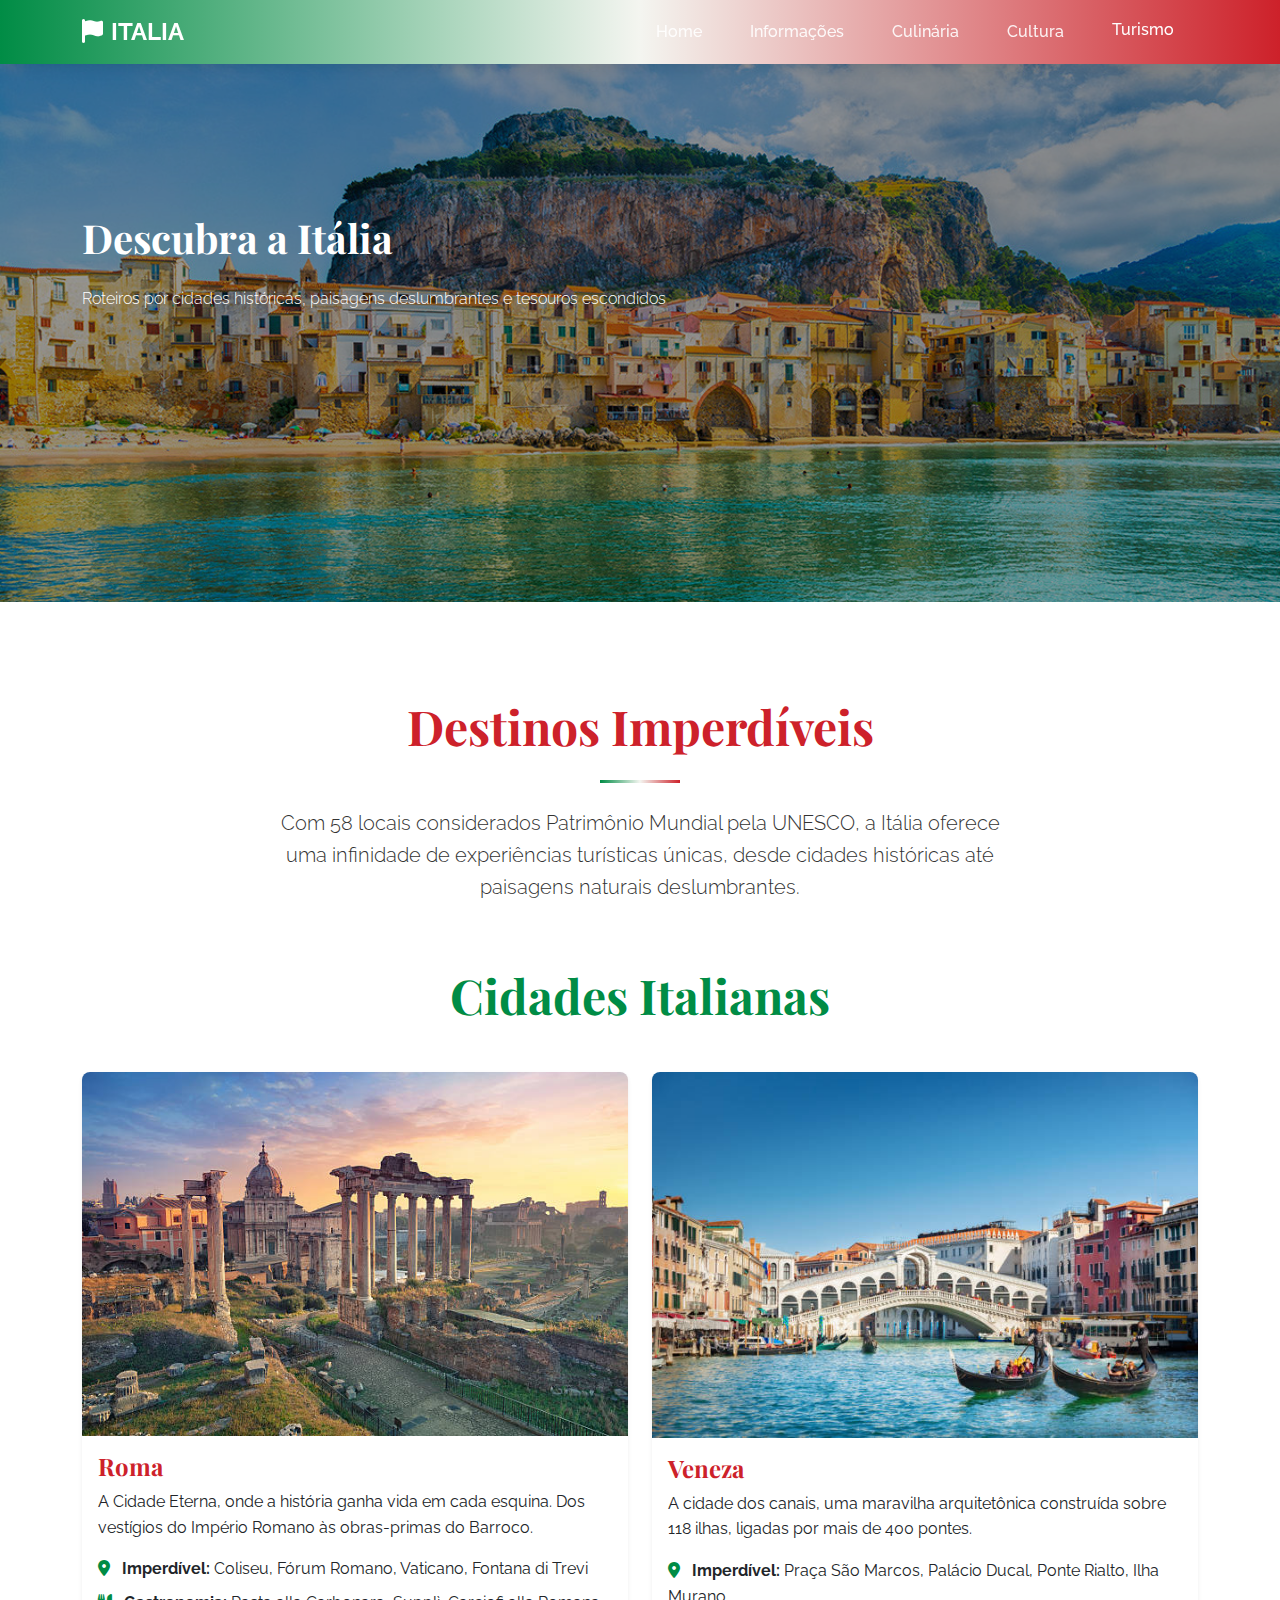
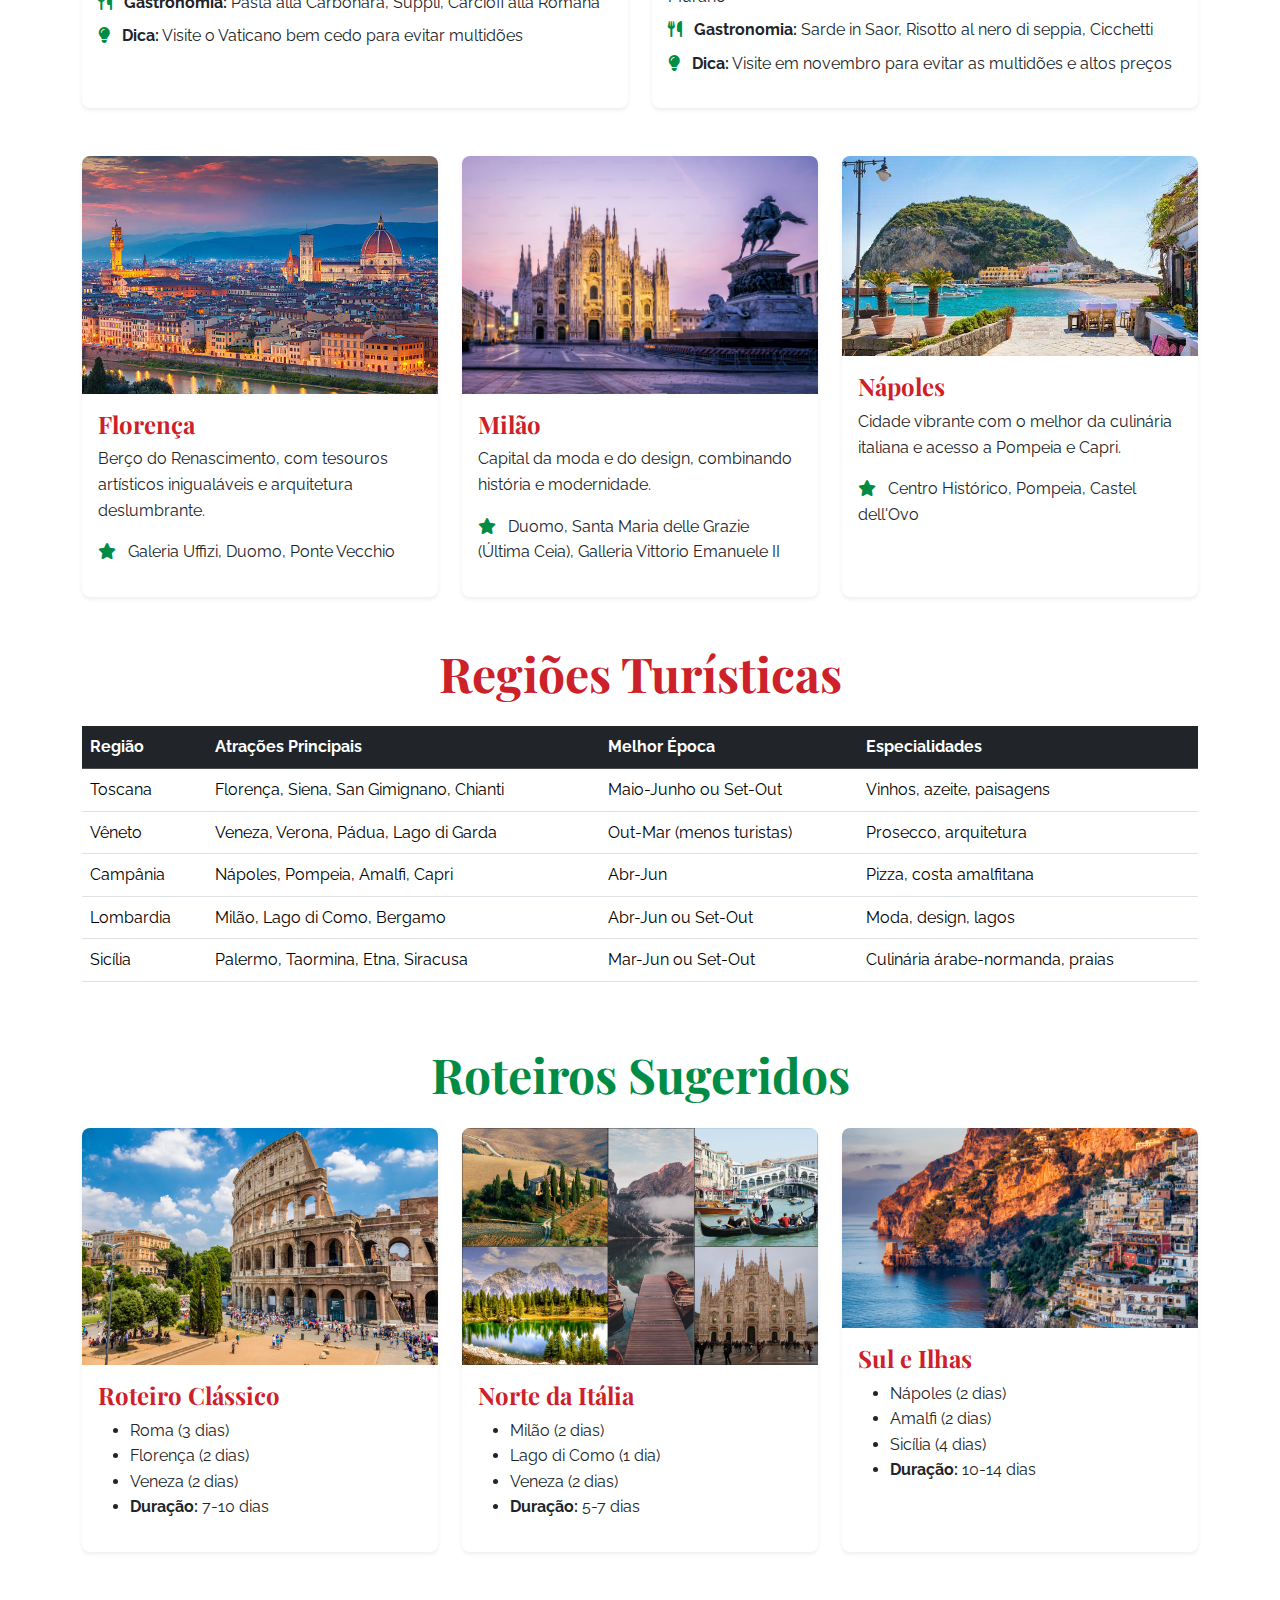
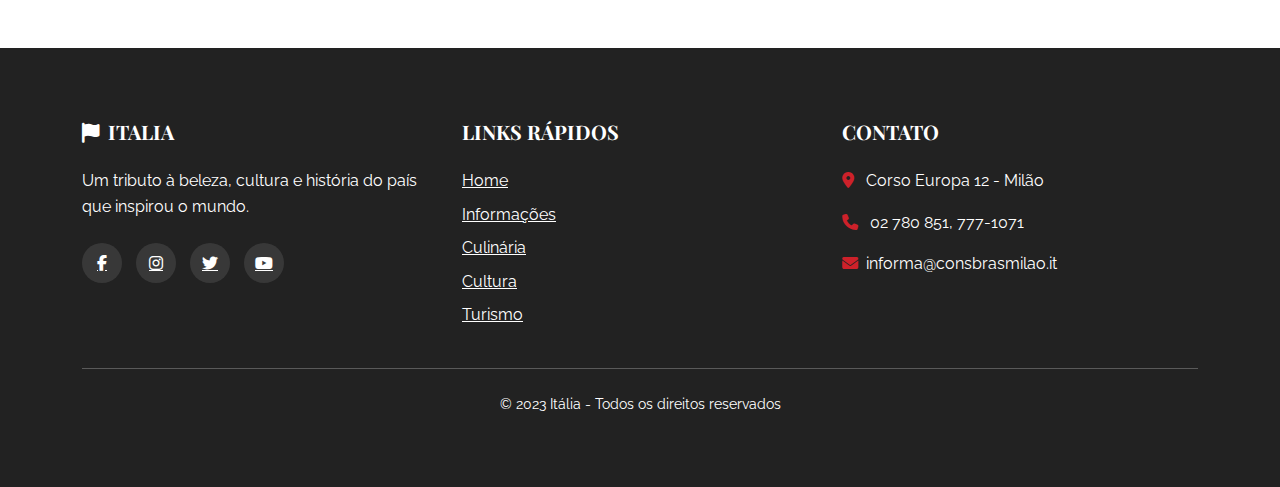
<file: pages/turismo.html>
<!DOCTYPE html>
<html lang="pt-br">
<head>
    <meta charset="UTF-8">
    <meta name="viewport" content="width=device-width, initial-scale=1.0">
    <title>Turismo na Itália | Destinos Imperdíveis</title>
    <link href="https://cdn.jsdelivr.net/npm/bootstrap@5.3.0/dist/css/bootstrap.min.css" rel="stylesheet">
    <link href="https://fonts.googleapis.com/css2?family=Playfair+Display:wght@400;700&family=Raleway:wght@300;400;600&display=swap" rel="stylesheet">
    <link rel="stylesheet" href="https://cdnjs.cloudflare.com/ajax/libs/font-awesome/6.4.0/css/all.min.css">
    <link rel="stylesheet" href="../css/style.css">
</head>
<body>
    <nav class="navbar navbar-expand-lg navbar-dark bg-italy fixed-top">
        <div class="container">
            <a class="navbar-brand" href="../index.html">
                <i class="fas fa-flag me-2"></i>ITALIA
            </a>
            <button class="navbar-toggler" type="button" data-bs-toggle="collapse" data-bs-target="#navbarNav">
                <span class="navbar-toggler-icon"></span>
            </button>
            <div class="collapse navbar-collapse" id="navbarNav">
                <ul class="navbar-nav ms-auto">
                    <li class="nav-item">
                        <a class="nav-link" href="../index.html">Home</a>
                    </li>
                    <li class="nav-item">
                        <a class="nav-link" href="informacoes.html">Informações</a>
                    </li>
                    <li class="nav-item">
                        <a class="nav-link" href="culinaria.html">Culinária</a>
                    </li>
                    <li class="nav-item">
                        <a class="nav-link" href="cultura.html">Cultura</a>
                    </li>
                    <li class="nav-item">
                        <a class="nav-link active" href="turismo.html">Turismo</a>
                    </li>
                </ul>
            </div>
        </div>
    </nav>

    <header class="hero-section-turismo">
        <div class="hero-overlay"></div>
        <div class="container h-100">
            <div class="row h-100 align-items-center">
                <div class="col-lg-8 text-white">
                    <h1 class="display-3 fw-bold mb-4">Descubra a Itália</h1>
                    <p class="lead mb-5">Roteiros por cidades históricas, paisagens deslumbrantes e tesouros escondidos</p>
                </div>
            </div>
        </div>
    </header>

    <main class="py-5 bg-white">
        <div class="container py-5">
            <section class="mb-5">
                <div class="row">
                    <div class="col-lg-8 mx-auto text-center">
                        <h2 class="display-5 fw-bold mb-4 text-italy-red">Destinos Imperdíveis</h2>
                        <div class="divider mx-auto"></div>
                        <p class="lead">Com 58 locais considerados Patrimônio Mundial pela UNESCO, a Itália oferece uma infinidade de experiências turísticas únicas, desde cidades históricas até paisagens naturais deslumbrantes.</p>
                    </div>
                </div>
            </section>

            <section class="mb-5">
                <h2 class="display-5 fw-bold mb-5 text-center text-italy-green">Cidades Italianas</h2>
                
                <div class="row g-4 mb-5">
                    <div class="col-md-6">
                        <div class="card border-0 shadow-sm h-100 card-hover">
                            <div class="card-img-wrapper">
                                <img src="../img/roma.jpg" class="card-img-top" alt="Roma">
                                <div class="card-img-overlay"></div>
                            </div>
                            <div class="card-body">
                                <h3 class="h4 fw-bold text-italy-red">Roma</h3>
                                <p>A Cidade Eterna, onde a história ganha vida em cada esquina. Dos vestígios do Império Romano às obras-primas do Barroco.</p>
                                <ul class="list-unstyled">
                                    <li class="mb-2"><i class="fas fa-map-marker-alt text-italy-green me-2"></i> <strong>Imperdível:</strong> Coliseu, Fórum Romano, Vaticano, Fontana di Trevi</li>
                                    <li class="mb-2"><i class="fas fa-utensils text-italy-green me-2"></i> <strong>Gastronomia:</strong> Pasta alla Carbonara, Supplì, Carciofi alla Romana</li>
                                    <li><i class="fas fa-lightbulb text-italy-green me-2"></i> <strong>Dica:</strong> Visite o Vaticano bem cedo para evitar multidões</li>
                                </ul>
                            </div>
                        </div>
                    </div>
                    
                    <div class="col-md-6">
                        <div class="card border-0 shadow-sm h-100 card-hover">
                            <div class="card-img-wrapper">
                                <img src="../img/veneza-turismo.jpg" class="card-img-top" alt="Veneza">
                                <div class="card-img-overlay"></div>
                            </div>
                            <div class="card-body">
                                <h3 class="h4 fw-bold text-italy-red">Veneza</h3>
                                <p>A cidade dos canais, uma maravilha arquitetônica construída sobre 118 ilhas, ligadas por mais de 400 pontes.</p>
                                <ul class="list-unstyled">
                                    <li class="mb-2"><i class="fas fa-map-marker-alt text-italy-green me-2"></i> <strong>Imperdível:</strong> Praça São Marcos, Palácio Ducal, Ponte Rialto, Ilha Murano</li>
                                    <li class="mb-2"><i class="fas fa-utensils text-italy-green me-2"></i> <strong>Gastronomia:</strong> Sarde in Saor, Risotto al nero di seppia, Cicchetti</li>
                                    <li><i class="fas fa-lightbulb text-italy-green me-2"></i> <strong>Dica:</strong> Visite em novembro para evitar as multidões e altos preços</li>
                                </ul>
                            </div>
                        </div>
                    </div>
                </div>

                <div class="row g-4">
                    <div class="col-md-4">
                        <div class="card border-0 shadow-sm h-100 card-hover">
                            <div class="card-img-wrapper">
                                <img src="../img/florença.jpg" class="card-img-top" alt="Florença">
                                <div class="card-img-overlay"></div>
                            </div>
                            <div class="card-body">
                                <h4 class="fw-bold text-italy-red">Florença</h4>
                                <p>Berço do Renascimento, com tesouros artísticos inigualáveis e arquitetura deslumbrante.</p>
                                <p><i class="fas fa-star text-italy-green me-2"></i> Galeria Uffizi, Duomo, Ponte Vecchio</p>
                            </div>
                        </div>
                    </div>
                    
                    <div class="col-md-4">
                        <div class="card border-0 shadow-sm h-100 card-hover">
                            <div class="card-img-wrapper">
                                <img src="../img/milão.jpg" class="card-img-top" alt="Milão">
                                <div class="card-img-overlay"></div>
                            </div>
                            <div class="card-body">
                                <h4 class="fw-bold text-italy-red">Milão</h4>
                                <p>Capital da moda e do design, combinando história e modernidade.</p>
                                <p><i class="fas fa-star text-italy-green me-2"></i> Duomo, Santa Maria delle Grazie (Última Ceia), Galleria Vittorio Emanuele II</p>
                            </div>
                        </div>
                    </div>
                    
                    <div class="col-md-4">
                        <div class="card border-0 shadow-sm h-100 card-hover">
                            <div class="card-img-wrapper">
                                <img src="../img/napoles.jpg" class="card-img-top" alt="Nápoles">
                                <div class="card-img-overlay"></div>
                            </div>
                            <div class="card-body">
                                <h4 class="fw-bold text-italy-red">Nápoles</h4>
                                <p>Cidade vibrante com o melhor da culinária italiana e acesso a Pompeia e Capri.</p>
                                <p><i class="fas fa-star text-italy-green me-2"></i> Centro Histórico, Pompeia, Castel dell'Ovo</p>
                            </div>
                        </div>
                    </div>
                </div>
            </section>

            <section class="mb-5">
                <h2 class="display-5 fw-bold mb-4 text-center text-italy-red">Regiões Turísticas</h2>
                
                <div class="table-responsive">
                    <table class="table table-hover">
                        <thead class="table-dark">
                            <tr>
                                <th>Região</th>
                                <th>Atrações Principais</th>
                                <th>Melhor Época</th>
                                <th>Especialidades</th>
                            </tr>
                        </thead>
                        <tbody>
                            <tr>
                                <td>Toscana</td>
                                <td>Florença, Siena, San Gimignano, Chianti</td>
                                <td>Maio-Junho ou Set-Out</td>
                                <td>Vinhos, azeite, paisagens</td>
                            </tr>
                            <tr>
                                <td>Vêneto</td>
                                <td>Veneza, Verona, Pádua, Lago di Garda</td>
                                <td>Out-Mar (menos turistas)</td>
                                <td>Prosecco, arquitetura</td>
                            </tr>
                            <tr>
                                <td>Campânia</td>
                                <td>Nápoles, Pompeia, Amalfi, Capri</td>
                                <td>Abr-Jun</td>
                                <td>Pizza, costa amalfitana</td>
                            </tr>
                            <tr>
                                <td>Lombardia</td>
                                <td>Milão, Lago di Como, Bergamo</td>
                                <td>Abr-Jun ou Set-Out</td>
                                <td>Moda, design, lagos</td>
                            </tr>
                            <tr>
                                <td>Sicília</td>
                                <td>Palermo, Taormina, Etna, Siracusa</td>
                                <td>Mar-Jun ou Set-Out</td>
                                <td>Culinária árabe-normanda, praias</td>
                            </tr>
                        </tbody>
                    </table>
                </div>
            </section>

            <section>
                <h2 class="display-5 fw-bold mb-4 text-center text-italy-green">Roteiros Sugeridos</h2>
                
                <div class="row g-4">
                    <div class="col-md-4">
                        <div class="card border-0 shadow-sm h-100 card-hover">
                            <div class="card-img-wrapper">
                                <img src="../img/roteiro-classico.jpg" class="card-img-top" alt="Roteiro Clássico">
                                <div class="card-img-overlay"></div>
                            </div>
                            <div class="card-body">
                                <h4 class="fw-bold text-italy-red">Roteiro Clássico</h4>
                                <ul>
                                    <li>Roma (3 dias)</li>
                                    <li>Florença (2 dias)</li>
                                    <li>Veneza (2 dias)</li>
                                    <li><strong>Duração:</strong> 7-10 dias</li>
                                </ul>
                            </div>
                        </div>
                    </div>
                    
                    <div class="col-md-4">
                        <div class="card border-0 shadow-sm h-100 card-hover">
                            <div class="card-img-wrapper">
                                <img src="../img/roteiro-norte.png" class="card-img-top" alt="Roteiro Norte">
                                <div class="card-img-overlay"></div>
                            </div>
                            <div class="card-body">
                                <h4 class="fw-bold text-italy-red">Norte da Itália</h4>
                                <ul>
                                    <li>Milão (2 dias)</li>
                                    <li>Lago di Como (1 dia)</li>
                                    <li>Veneza (2 dias)</li>
                                    <li><strong>Duração:</strong> 5-7 dias</li>
                                </ul>
                            </div>
                        </div>
                    </div>
                    
                    <div class="col-md-4">
                        <div class="card border-0 shadow-sm h-100 card-hover">
                            <div class="card-img-wrapper">
                                <img src="../img/roteiro-sul.png" class="card-img-top" alt="Roteiro Sul">
                                <div class="card-img-overlay"></div>
                            </div>
                            <div class="card-body">
                                <h4 class="fw-bold text-italy-red">Sul e Ilhas</h4>
                                <ul>
                                    <li>Nápoles (2 dias)</li>
                                    <li>Amalfi (2 dias)</li>
                                    <li>Sicília (4 dias)</li>
                                    <li><strong>Duração:</strong> 10-14 dias</li>
                                </ul>
                            </div>
                        </div>
                    </div>
                </div>
            </section>
        </div>
    </main>


    <footer class="py-5 bg-italy-dark text-white">
        <div class="container py-4">
            <div class="row">
                <div class="col-lg-4 mb-4 mb-lg-0">
                    <h5 class="text-uppercase mb-4">
                        <i class="fas fa-flag me-2"></i>ITALIA
                    </h5>
                    <p>Um tributo à beleza, cultura e história do país que inspirou o mundo.</p>
                    <div class="social-links mt-4">
                        <a href="#" class="social-icon"><i class="fab fa-facebook-f"></i></a>
                        <a href="#" class="social-icon"><i class="fab fa-instagram"></i></a>
                        <a href="#" class="social-icon"><i class="fab fa-twitter"></i></a>
                        <a href="#" class="social-icon"><i class="fab fa-youtube"></i></a>
                    </div>
                </div>
                <div class="col-lg-4 mb-4 mb-lg-0">
                    <h5 class="text-uppercase mb-4">Links Rápidos</h5>
                    <ul class="list-unstyled">
                        <li class="mb-2"><a href="../index.html" class="text-white">Home</a></li>
                        <li class="mb-2"><a href="informacoes.html" class="text-white">Informações</a></li>
                        <li class="mb-2"><a href="culinaria.html" class="text-white">Culinária</a></li>
                        <li class="mb-2"><a href="cultura.html" class="text-white">Cultura</a></li>
                        <li><a href="turismo.html" class="text-white">Turismo</a></li>
                    </ul>
                </div>
                <div class="col-lg-4">
                    <h5 class="text-uppercase mb-4">Contato</h5>
                    <ul class="list-unstyled">
                        <li class="mb-3">
                            <i class="fas fa-map-marker-alt me-2 text-italy-red"></i>  Corso Europa 12 - Milão
                        <li class="mb-3">
                            <i class="fas fa-phone me-2 text-italy-red"></i> 02 780 851, 777-1071
                        </li>
                        <li>
                            <i class="fas fa-envelope me-2 text-italy-red"></i>informa@consbrasmilao.it
                        </li>
                    </ul>
                </div>
            </div>
            <hr class="my-4 bg-italy-light">
            <div class="text-center">
                <p class="mb-0 small">&copy; 2023 Itália - Todos os direitos reservados</p>
            </div>
        </div>
    </footer>

    <script src="https://cdn.jsdelivr.net/npm/bootstrap@5.3.0/dist/js/bootstrap.bundle.min.js"></script>
</body>
</html>
</file>
<file: css/style.css>
/* Cores da bandeira italiana */
:root {
    --italy-green: #008C45;
    --italy-white: #F4F5F0;
    --italy-red: #CD212A;
    --italy-dark: #222222;
    --italy-light: #f8f9fa;
}

/* Estilos gerais */
body {
    font-family: 'Raleway', sans-serif;
    color: #333;
    line-height: 1.6;
    overflow-x: hidden;
    padding-top: 72px;
}

h1, h2, h3, h4, h5, h6,
.display-1, .display-2, .display-3, .display-4, .display-5, .display-6 {
    font-family: 'Playfair Display', serif;
    font-weight: 700;
}

/* Navbar */
.navbar {
    transition: all 0.3s;
    box-shadow: 0 2px 15px rgba(0, 0, 0, 0.1);
}

.bg-italy {
    background: linear-gradient(90deg, var(--italy-green), var(--italy-white), var(--italy-red));
}

.navbar-dark .navbar-nav .nav-link {
    color: rgba(255, 255, 255, 0.9);
    font-weight: 500;
    position: relative;
    padding: 0.5rem 1rem;
    margin: 0 0.5rem;
    transition: all 0.3s;
}

.navbar-dark .navbar-nav .nav-link:hover,
.navbar-dark .navbar-nav .nav-link.active {
    color: white;
    transform: translateY(-2px);
}

.navbar-brand {
    font-weight: 700;
    font-size: 1.5rem;
}

/* Carrossel */
.carousel {
    margin-top: -72px;
}

.carousel-image {
    height: 100vh;
    min-height: 600px;
    background-size: cover;
    background-position: center;
    transition: transform 8s linear;
}

.carousel-item.active .carousel-image {
    transform: scale(1.1);
}

.carousel-overlay {
    position: absolute;
    top: 0;
    left: 0;
    width: 100%;
    height: 100%;
    background: rgba(0, 0, 0, 0.3);
}

.carousel-caption {
    bottom: 0;
    top: 0;
    display: flex;
    align-items: center;
}

.carousel-indicators button {
    width: 12px;
    height: 12px;
    border-radius: 50%;
    margin: 0 8px;
    border: 2px solid white;
    background-color: transparent;
    opacity: 1;
    transition: all 0.3s;
}

.carousel-indicators button.active {
    background-color: white;
    transform: scale(1.2);
}

.carousel-control-prev,
.carousel-control-next {
    width: 10%;
    opacity: 1;
}

.carousel-control-prev-icon,
.carousel-control-next-icon {
    width: 3rem;
    height: 3rem;
    background-size: 100% 100%;
    border-radius: 50%;
    background-color: rgba(255, 255, 255, 0.2);
    transition: all 0.3s;
}

.carousel-control-prev:hover .carousel-control-prev-icon,
.carousel-control-next:hover .carousel-control-next-icon {
    background-color: rgba(255, 255, 255, 0.5);
}

/* Cores temáticas */
.text-italy-green {
    color: var(--italy-green);
}

.text-italy-red {
    color: var(--italy-red);
}

.bg-italy-light {
    background-color: var(--italy-light);
}

.bg-italy-dark {
    background-color: var(--italy-dark);
}

.bg-italy-gradient {
    background: linear-gradient(135deg, var(--italy-green), var(--italy-white), var(--italy-red));
}

/* Botões */
.btn-italy {
    background-color: var(--italy-red);
    color: white;
    border: none;
    padding: 0.75rem 2rem;
    font-weight: 600;
    transition: all 0.3s;
}

.btn-italy:hover {
    background-color: #b51d25;
    color: white;
    transform: translateY(-2px);
    box-shadow: 0 5px 15px rgba(205, 33, 42, 0.3);
}

.btn-italy-outline {
    background-color: transparent;
    color: var(--italy-red);
    border: 2px solid var(--italy-red);
    padding: 0.75rem 2rem;
    font-weight: 600;
    transition: all 0.3s;
}

.btn-italy-outline:hover {
    background-color: var(--italy-red);
    color: white;
    transform: translateY(-2px);
    box-shadow: 0 5px 15px rgba(205, 33, 42, 0.3);
}

.btn-italy-outline2 {
    background-color: transparent;
    color: var(--italy-white);
    border: 2px solid var(--italy-white);
    padding: 0.75rem 2rem;
    font-weight: 600;
    transition: all 0.3s;
}

.btn-italy-outline2:hover {
    background-color: var(--italy-red);
    color: white;
    transform: translateY(-2px);
    box-shadow: 0 5px 15px rgba(205, 33, 42, 0.3);
}

/* Cards */
.card-hover {
    transition: all 0.3s;
    border-radius: 8px;
    overflow: hidden;
}

.card-hover:hover {
    transform: translateY(-10px);
    box-shadow: 0 15px 30px rgba(0, 0, 0, 0.1);
}

.card-img-wrapper {
    position: relative;
    overflow: hidden;
}

.card-img-overlay {
    position: absolute;
    top: 0;
    left: 0;
    width: 100%;
    height: 100%;
    background: linear-gradient(to bottom, rgba(0, 140, 69, 0.3), rgba(205, 33, 42, 0.3));
    opacity: 0;
    transition: opacity 0.3s;
}

.card-hover:hover .card-img-overlay {
    opacity: 1;
}

.card-hover .card-img-top {
    transition: transform 0.5s;
}

.card-hover:hover .card-img-top {
    transform: scale(1.1);
}

.icon-circle {
    width: 60px;
    height: 60px;
    border-radius: 50%;
    display: flex;
    align-items: center;
    justify-content: center;
    margin-top: -40px;
    position: relative;
    z-index: 1;
    transition: all 0.3s;
}

.card-hover:hover .icon-circle {
    transform: scale(1.1) rotate(10deg);
}

/* Divisor */
.divider {
    width: 80px;
    height: 3px;
    background: linear-gradient(90deg, var(--italy-green), var(--italy-white), var(--italy-red));
    margin: 1.5rem auto;
}

/* Citação */
.italy-quote {
    font-size: 1.5rem;
    line-height: 1.6;
    position: relative;
    padding: 0 2rem;
}

/* Image frame */
.image-frame {
    position: relative;
    padding: 15px;
    background-color: white;
    box-shadow: 0 10px 30px rgba(0, 0, 0, 0.1);
}

.image-frame-border {
    position: absolute;
    top: 0;
    left: 0;
    right: 0;
    bottom: 0;
    border: 2px solid var(--italy-green);
    pointer-events: none;
    z-index: 1;
}

/* Stats */
.stat-number {
    font-size: 2.5rem;
    font-weight: 700;
    line-height: 1;
}

.stat-label {
    font-size: 0.9rem;
    color: #666;
}

/* Social icons */
.social-icon {
    display: inline-flex;
    align-items: center;
    justify-content: center;
    width: 40px;
    height: 40px;
    border-radius: 50%;
    background-color: rgba(255, 255, 255, 0.1);
    color: white;
    margin-right: 10px;
    transition: all 0.3s;
}

.social-icon:hover {
    background-color: var(--italy-red);
    transform: translateY(-3px);
    color: white;
}

.hero-section-turismo {
    background: url('../img/sicilia.jpg') no-repeat center center/cover; 
    position: relative;
    height: 70vh; 
    margin-top: -100px; 
    padding: 20px;
}

.hero-section-turismo .hero-overlay {
    position: absolute;
    top: 0;
    left: 0;
    width: 100%;
    height: 100%;
    background-color: rgba(0, 0, 0, 0.4); 
    z-index: 1; 
}

.hero-section-turismo .container {
    position: relative;
    z-index: 2; 
}

.hero-section-turismo h1 {
    font-size: 2.5rem; 
    margin-bottom: 1rem; 
}

.hero-section-turismo p {
    font-size: 1rem; 
    margin-bottom: 1.5rem; 
}

.hero-section-info {
    background: url('../img/ancient-map.jpg') no-repeat center center/cover;
    position: relative;
    height: 70vh; 
    margin-top: -100px; 
    padding: 20px;
}

.hero-section-info .hero-overlay-info {
    position: absolute;
    top: 0;
    left: 0;
    width: 100%;
    height: 100%;
    background-color: rgba(0, 0, 0, 0.4); 
    opacity: 100%;
}

.hero-section-info .container {
    position: relative;

}

.hero-section-info h2 {
    font-size: 2.5rem; 
    margin-bottom: 1rem; 
}

.hero-section-info p {
    font-size: 1rem; 
    margin-bottom: 1.5rem; /
}



.hero-section-culinaria {
    background: url('../img/culinaria.jpg') no-repeat center center/cover; 
    position: relative;
    height: 70vh; 
    margin-top: -100px; 
    padding: 20px;
}

.hero-section-culinaria .hero-overlay-culinaria {
    position: absolute;
    top: 0;
    left: 0;
    width: 100%;
    height: 100%;
    background-color: rgba(0, 0, 0, 0.4); 
    opacity: 100%;
}

.hero-section-culinaria .container {
    position: relative;

}

.hero-section-culinaria h2 {
    font-size: 2.5rem; 
    margin-bottom: 1rem; 
}

.hero-section-culinaria p {
    font-size: 1rem; 
    margin-bottom: 1.5rem; /
}



.hero-section-cultura {
    background: url('../img/italia.webp') no-repeat center center/cover; 
    position: relative;
    height: 70vh; 
    margin-top: -100px; 
    padding: 20px;
}

.hero-section-cultura .hero-overlay-cultura {
    position: absolute;
    top: 0;
    left: 0;
    width: 100%;
    height: 100%;
    background-color: rgba(0, 0, 0, 0.4); 
    opacity: 100%;
}

.hero-section-cultura .container {
    position: relative;

}

.hero-section-cultura h2 {
    font-size: 2.5rem; 
    margin-bottom: 1rem; 
}

.hero-section-cultura p {
    font-size: 1rem; 
    margin-bottom: 1.5rem; /
}

/* Responsividade */
@media (max-width: 992px) {
    .carousel-image {
        height: 80vh;
        min-height: 500px;
    }
}

@media (max-width: 768px) {
    .carousel-image {
        height: 70vh;
        min-height: 400px;
    }
    
    .display-3 {
        font-size: 2.5rem;
    }
}

@media (max-width: 576px) {
    .carousel-image {
        height: 60vh;
    }
    
    .display-3 {
        font-size: 2rem;
    }
}
</file>
